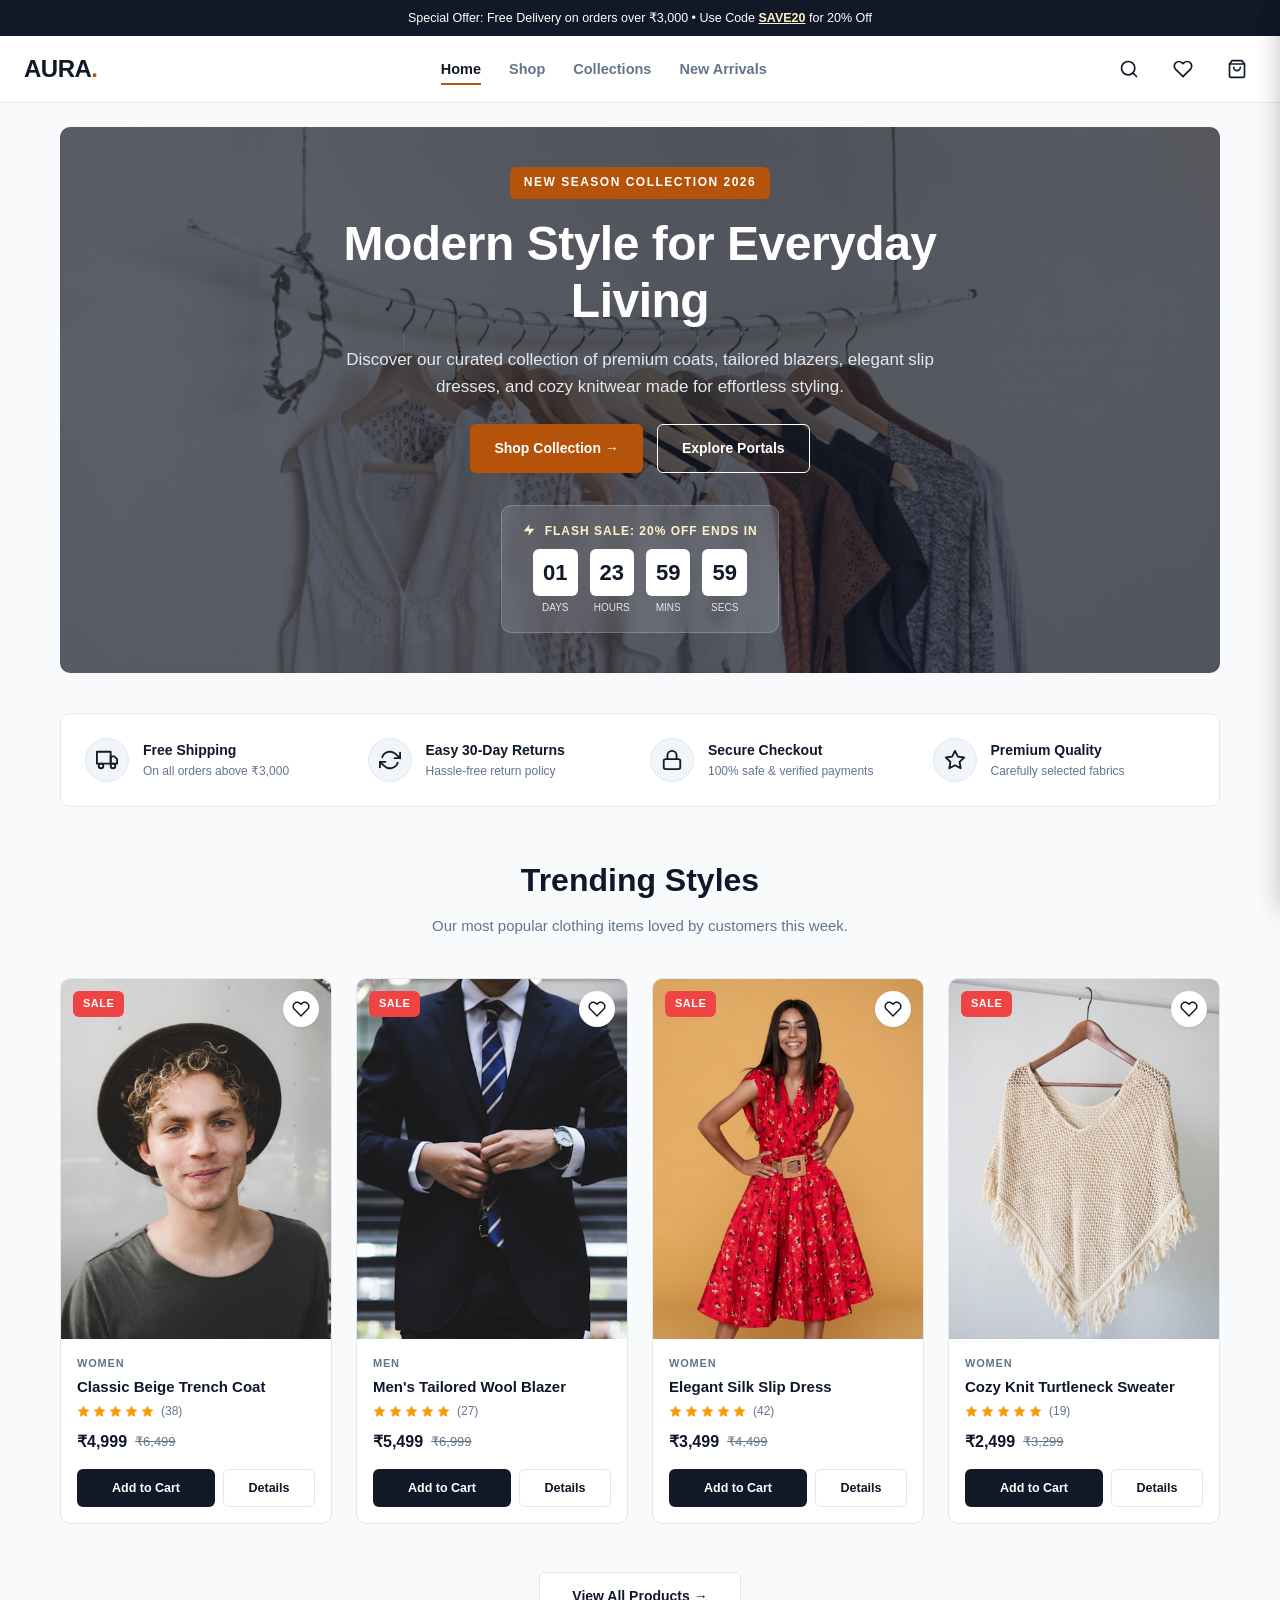
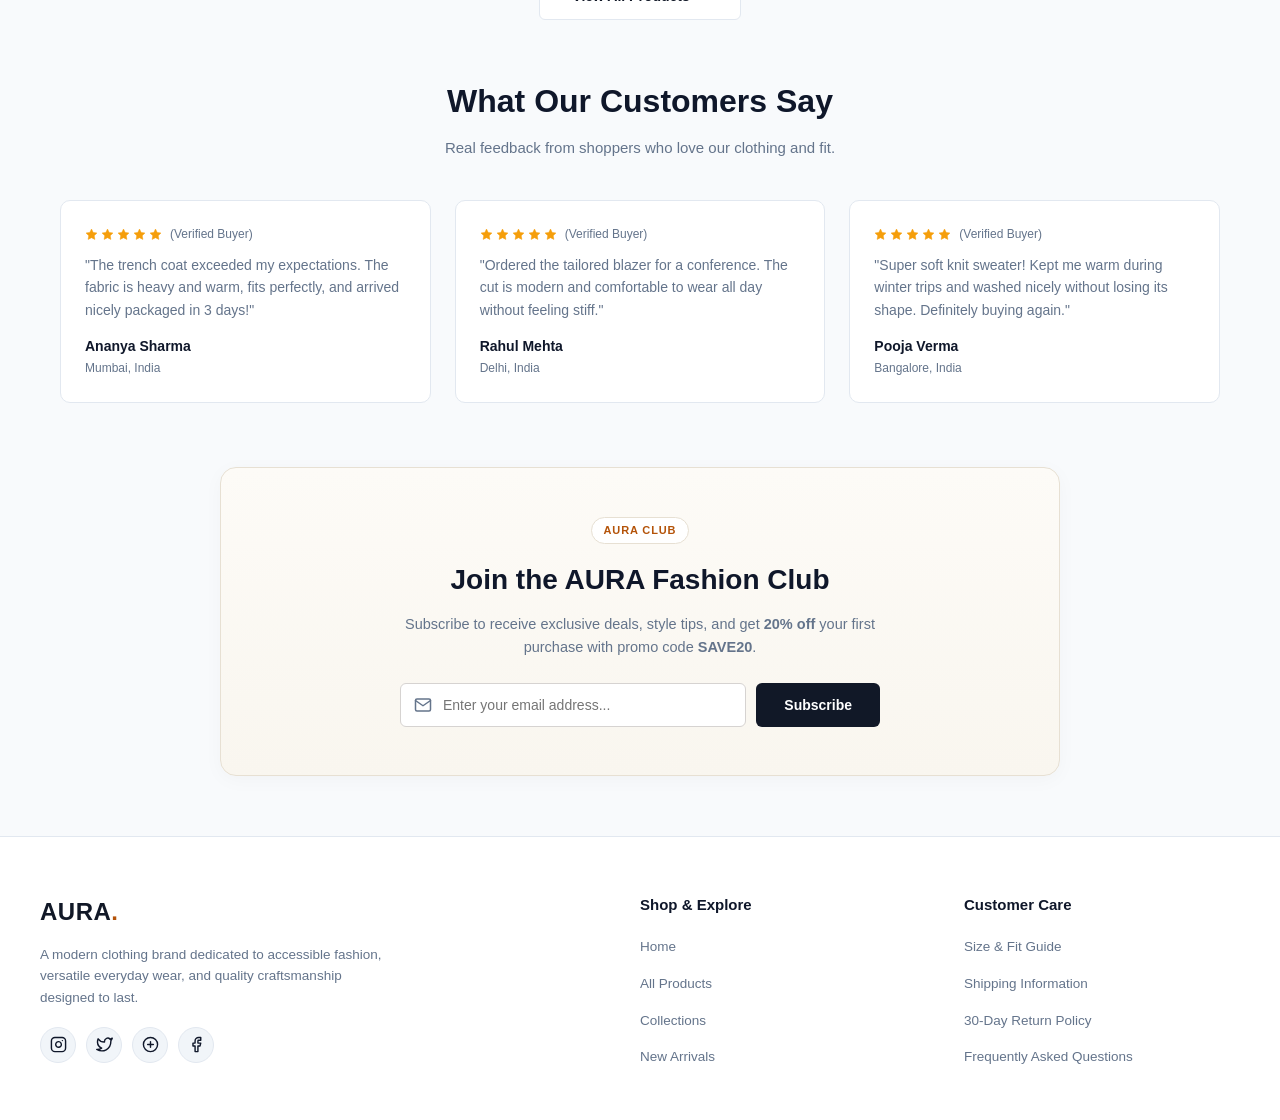
<file: index.html>
<!DOCTYPE html>
<html lang="en">
<head>
  <meta charset="UTF-8" />
  <meta name="viewport" content="width=device-width, initial-scale=1.0" />
  <title>AURA — Modern Fashion &amp; Clothing Brand</title>
  <meta name="description" content="Shop modern fashion, jackets, blazers, knitwear, and dresses at AURA Clothing Brand." />
  <link rel="stylesheet" href="css/style.css" />
</head>
<body>

  <!-- Top Announcement Promo Bar -->
  <div class="promo-bar">
    Special Offer: Free Delivery on orders over ₹3,000 • Use Code <span>SAVE20</span> for 20% Off
  </div>

  <!-- Main Navigation Bar -->
  <header class="navbar">
    <a href="index.html" class="logo">AURA<span>.</span></a>
    
    <!-- Mobile Hamburger Toggle Button -->
    <button class="hamburger-btn" id="hamburger-btn" onclick="toggleMobileMenu()" aria-label="Toggle Navigation Menu">
      <span></span>
      <span></span>
      <span></span>
    </button>

    <!-- Nav Links (Desktop row / Mobile slide-out drawer) -->
    <nav class="nav-links" id="nav-links">
      <a href="index.html" class="active">Home</a>
      <a href="shop.html">Shop</a>
      <a href="collections.html">Collections</a>
      <a href="shop.html?category=new-arrivals">New Arrivals</a>
    </nav>

    <!-- Header Action Icons -->
    <div class="nav-actions">
      <!-- Search Modal Trigger -->
      <button class="nav-icon-btn" onclick="openSearch()" aria-label="Search Products" title="Search (Press /)">
        <svg viewBox="0 0 24 24" fill="none" stroke="currentColor" stroke-width="2" stroke-linecap="round" stroke-linejoin="round">
          <circle cx="11" cy="11" r="8"></circle>
          <line x1="21" y1="21" x2="16.65" y2="16.65"></line>
        </svg>
      </button>

      <!-- Wishlist Drawer Trigger -->
      <button class="nav-icon-btn" onclick="openWishlist()" aria-label="View Wishlist">
        <svg viewBox="0 0 24 24" fill="none" stroke="currentColor" stroke-width="2" stroke-linecap="round" stroke-linejoin="round">
          <path d="M20.84 4.61a5.5 5.5 0 0 0-7.78 0L12 5.67l-1.06-1.06a5.5 5.5 0 0 0-7.78 7.78l1.06 1.06L12 21.23l7.78-7.78 1.06-1.06a5.5 5.5 0 0 0 0-7.78z"></path>
        </svg>
        <span class="nav-badge" id="wishlist-badge">0</span>
      </button>

      <!-- Shopping Cart Drawer Trigger -->
      <button class="nav-icon-btn" onclick="openCart()" aria-label="View Shopping Cart">
        <svg viewBox="0 0 24 24" fill="none" stroke="currentColor" stroke-width="2" stroke-linecap="round" stroke-linejoin="round">
          <path d="M6 2L3 6v14a2 2 0 0 0 2 2h14a2 2 0 0 0 2-2V6l-3-4z"></path>
          <line x1="3" y1="6" x2="21" y2="6"></line>
          <path d="M16 10a4 4 0 0 1-8 0"></path>
        </svg>
        <span class="nav-badge" id="cart-badge">0</span>
      </button>
    </div>
  </header>

  <!-- Mobile Navigation Backdrop -->
  <div class="nav-backdrop" id="nav-backdrop" onclick="closeMobileMenu()"></div>

  <!-- Page Content Container -->
  <main class="container">
    
    <!-- Hero Banner with Promotional Offer & Countdown Timer -->
    <section class="hero-section">
      <div class="hero-content">
        <span class="hero-eyebrow">New Season Collection 2026</span>
        <h1 class="hero-title">Modern Style for Everyday Living</h1>
        <p class="hero-subtitle">
          Discover our curated collection of premium coats, tailored blazers, elegant slip dresses, and cozy knitwear made for effortless styling.
        </p>
        
        <div class="hero-actions">
          <a href="shop.html" class="btn btn-primary">Shop Collection →</a>
          <a href="collections.html" class="btn btn-secondary">Explore Portals</a>
        </div>

        <!-- Promotional Flash Sale Countdown Timer -->
        <div class="countdown-box">
          <span class="cd-label">
            <svg width="14" height="14" viewBox="0 0 24 24" fill="currentColor" style="display:inline-block; vertical-align:-2px; margin-right:4px;"><polygon points="13 2 3 14 12 14 11 22 21 10 12 10 13 2"></polygon></svg>
            Flash Sale: 20% Off Ends In
          </span>
          <div class="countdown-grid">
            <div class="countdown-item">
              <strong id="cd-days">02</strong>
              <small>Days</small>
            </div>
            <div class="countdown-item">
              <strong id="cd-hours">12</strong>
              <small>Hours</small>
            </div>
            <div class="countdown-item">
              <strong id="cd-mins">45</strong>
              <small>Mins</small>
            </div>
            <div class="countdown-item">
              <strong id="cd-secs">30</strong>
              <small>Secs</small>
            </div>
          </div>
        </div>
      </div>
    </section>

    <!-- Trust Badges Strip -->
    <section class="trust-strip">
      <div class="trust-item">
        <span class="trust-icon">
          <svg width="22" height="22" viewBox="0 0 24 24" fill="none" stroke="currentColor" stroke-width="2" stroke-linecap="round" stroke-linejoin="round">
            <rect x="1" y="3" width="15" height="13"></rect>
            <polygon points="16 8 20 8 23 11 23 16 16 16 16 8"></polygon>
            <circle cx="5.5" cy="18.5" r="2.5"></circle>
            <circle cx="18.5" cy="18.5" r="2.5"></circle>
          </svg>
        </span>
        <div class="trust-text">
          <h4>Free Shipping</h4>
          <p>On all orders above ₹3,000</p>
        </div>
      </div>
      <div class="trust-item">
        <span class="trust-icon">
          <svg width="22" height="22" viewBox="0 0 24 24" fill="none" stroke="currentColor" stroke-width="2" stroke-linecap="round" stroke-linejoin="round">
            <polyline points="23 4 23 10 17 10"></polyline>
            <polyline points="1 20 1 14 7 14"></polyline>
            <path d="M3.51 9a9 9 0 0 1 14.85-3.36L23 10M1 14l4.64 4.36A9 9 0 0 0 20.49 15"></path>
          </svg>
        </span>
        <div class="trust-text">
          <h4>Easy 30-Day Returns</h4>
          <p>Hassle-free return policy</p>
        </div>
      </div>
      <div class="trust-item">
        <span class="trust-icon">
          <svg width="22" height="22" viewBox="0 0 24 24" fill="none" stroke="currentColor" stroke-width="2" stroke-linecap="round" stroke-linejoin="round">
            <rect x="3" y="11" width="18" height="11" rx="2" ry="2"></rect>
            <path d="M7 11V7a5 5 0 0 1 10 0v4"></path>
          </svg>
        </span>
        <div class="trust-text">
          <h4>Secure Checkout</h4>
          <p>100% safe &amp; verified payments</p>
        </div>
      </div>
      <div class="trust-item">
        <span class="trust-icon">
          <svg width="22" height="22" viewBox="0 0 24 24" fill="none" stroke="currentColor" stroke-width="2" stroke-linecap="round" stroke-linejoin="round">
            <polygon points="12 2 15.09 8.26 22 9.27 17 14.14 18.18 21.02 12 17.77 5.82 21.02 7 14.14 2 9.27 8.91 8.26 12 2"></polygon>
          </svg>
        </span>
        <div class="trust-text">
          <h4>Premium Quality</h4>
          <p>Carefully selected fabrics</p>
        </div>
      </div>
    </section>

    <!-- Featured Products Section -->
    <section style="margin-bottom: 56px;">
      <div class="section-header">
        <h2>Trending Styles</h2>
        <p>Our most popular clothing items loved by customers this week.</p>
      </div>

      <!-- Rendered dynamically by js/main.js -->
      <div class="products-grid" id="home-products"></div>

      <div style="text-align: center;">
        <a href="shop.html" class="btn btn-secondary" style="padding: 12px 32px;">
          View All Products →
        </a>
      </div>
    </section>

    <!-- Customer Reviews / Testimonials Section -->
    <section style="margin-bottom: 56px;">
      <div class="section-header">
        <h2>What Our Customers Say</h2>
        <p>Real feedback from shoppers who love our clothing and fit.</p>
      </div>

      <div style="display: grid; grid-template-columns: repeat(auto-fit, minmax(280px, 1fr)); gap: 24px;">
        <div style="background: #ffffff; border: 1px solid var(--border-color); border-radius: var(--radius-md); padding: 24px;">
          <div style="display: flex; align-items: center; gap: 3px; margin-bottom: 10px;">
            <svg class="star-icon" width="13" height="13" viewBox="0 0 24 24" fill="#f59e0b" stroke="#f59e0b" stroke-width="1"><polygon points="12 2 15.09 8.26 22 9.27 17 14.14 18.18 21.02 12 17.77 5.82 21.02 7 14.14 2 9.27 8.91 8.26 12 2"></polygon></svg>
            <svg class="star-icon" width="13" height="13" viewBox="0 0 24 24" fill="#f59e0b" stroke="#f59e0b" stroke-width="1"><polygon points="12 2 15.09 8.26 22 9.27 17 14.14 18.18 21.02 12 17.77 5.82 21.02 7 14.14 2 9.27 8.91 8.26 12 2"></polygon></svg>
            <svg class="star-icon" width="13" height="13" viewBox="0 0 24 24" fill="#f59e0b" stroke="#f59e0b" stroke-width="1"><polygon points="12 2 15.09 8.26 22 9.27 17 14.14 18.18 21.02 12 17.77 5.82 21.02 7 14.14 2 9.27 8.91 8.26 12 2"></polygon></svg>
            <svg class="star-icon" width="13" height="13" viewBox="0 0 24 24" fill="#f59e0b" stroke="#f59e0b" stroke-width="1"><polygon points="12 2 15.09 8.26 22 9.27 17 14.14 18.18 21.02 12 17.77 5.82 21.02 7 14.14 2 9.27 8.91 8.26 12 2"></polygon></svg>
            <svg class="star-icon" width="13" height="13" viewBox="0 0 24 24" fill="#f59e0b" stroke="#f59e0b" stroke-width="1"><polygon points="12 2 15.09 8.26 22 9.27 17 14.14 18.18 21.02 12 17.77 5.82 21.02 7 14.14 2 9.27 8.91 8.26 12 2"></polygon></svg>
            <span style="color: var(--text-muted); font-size: 12px; margin-left: 5px;">(Verified Buyer)</span>
          </div>
          <p style="color: var(--text-muted); font-size: 14px; margin-bottom: 12px; line-height: 1.6;">
            "The trench coat exceeded my expectations. The fabric is heavy and warm, fits perfectly, and arrived nicely packaged in 3 days!"
          </p>
          <strong style="font-size: 14px;">Ananya Sharma</strong>
          <div style="font-size: 12px; color: var(--text-muted);">Mumbai, India</div>
        </div>

        <div style="background: #ffffff; border: 1px solid var(--border-color); border-radius: var(--radius-md); padding: 24px;">
          <div style="display: flex; align-items: center; gap: 3px; margin-bottom: 10px;">
            <svg class="star-icon" width="13" height="13" viewBox="0 0 24 24" fill="#f59e0b" stroke="#f59e0b" stroke-width="1"><polygon points="12 2 15.09 8.26 22 9.27 17 14.14 18.18 21.02 12 17.77 5.82 21.02 7 14.14 2 9.27 8.91 8.26 12 2"></polygon></svg>
            <svg class="star-icon" width="13" height="13" viewBox="0 0 24 24" fill="#f59e0b" stroke="#f59e0b" stroke-width="1"><polygon points="12 2 15.09 8.26 22 9.27 17 14.14 18.18 21.02 12 17.77 5.82 21.02 7 14.14 2 9.27 8.91 8.26 12 2"></polygon></svg>
            <svg class="star-icon" width="13" height="13" viewBox="0 0 24 24" fill="#f59e0b" stroke="#f59e0b" stroke-width="1"><polygon points="12 2 15.09 8.26 22 9.27 17 14.14 18.18 21.02 12 17.77 5.82 21.02 7 14.14 2 9.27 8.91 8.26 12 2"></polygon></svg>
            <svg class="star-icon" width="13" height="13" viewBox="0 0 24 24" fill="#f59e0b" stroke="#f59e0b" stroke-width="1"><polygon points="12 2 15.09 8.26 22 9.27 17 14.14 18.18 21.02 12 17.77 5.82 21.02 7 14.14 2 9.27 8.91 8.26 12 2"></polygon></svg>
            <svg class="star-icon" width="13" height="13" viewBox="0 0 24 24" fill="#f59e0b" stroke="#f59e0b" stroke-width="1"><polygon points="12 2 15.09 8.26 22 9.27 17 14.14 18.18 21.02 12 17.77 5.82 21.02 7 14.14 2 9.27 8.91 8.26 12 2"></polygon></svg>
            <span style="color: var(--text-muted); font-size: 12px; margin-left: 5px;">(Verified Buyer)</span>
          </div>
          <p style="color: var(--text-muted); font-size: 14px; margin-bottom: 12px; line-height: 1.6;">
            "Ordered the tailored blazer for a conference. The cut is modern and comfortable to wear all day without feeling stiff."
          </p>
          <strong style="font-size: 14px;">Rahul Mehta</strong>
          <div style="font-size: 12px; color: var(--text-muted);">Delhi, India</div>
        </div>

        <div style="background: #ffffff; border: 1px solid var(--border-color); border-radius: var(--radius-md); padding: 24px;">
          <div style="display: flex; align-items: center; gap: 3px; margin-bottom: 10px;">
            <svg class="star-icon" width="13" height="13" viewBox="0 0 24 24" fill="#f59e0b" stroke="#f59e0b" stroke-width="1"><polygon points="12 2 15.09 8.26 22 9.27 17 14.14 18.18 21.02 12 17.77 5.82 21.02 7 14.14 2 9.27 8.91 8.26 12 2"></polygon></svg>
            <svg class="star-icon" width="13" height="13" viewBox="0 0 24 24" fill="#f59e0b" stroke="#f59e0b" stroke-width="1"><polygon points="12 2 15.09 8.26 22 9.27 17 14.14 18.18 21.02 12 17.77 5.82 21.02 7 14.14 2 9.27 8.91 8.26 12 2"></polygon></svg>
            <svg class="star-icon" width="13" height="13" viewBox="0 0 24 24" fill="#f59e0b" stroke="#f59e0b" stroke-width="1"><polygon points="12 2 15.09 8.26 22 9.27 17 14.14 18.18 21.02 12 17.77 5.82 21.02 7 14.14 2 9.27 8.91 8.26 12 2"></polygon></svg>
            <svg class="star-icon" width="13" height="13" viewBox="0 0 24 24" fill="#f59e0b" stroke="#f59e0b" stroke-width="1"><polygon points="12 2 15.09 8.26 22 9.27 17 14.14 18.18 21.02 12 17.77 5.82 21.02 7 14.14 2 9.27 8.91 8.26 12 2"></polygon></svg>
            <svg class="star-icon" width="13" height="13" viewBox="0 0 24 24" fill="#f59e0b" stroke="#f59e0b" stroke-width="1"><polygon points="12 2 15.09 8.26 22 9.27 17 14.14 18.18 21.02 12 17.77 5.82 21.02 7 14.14 2 9.27 8.91 8.26 12 2"></polygon></svg>
            <span style="color: var(--text-muted); font-size: 12px; margin-left: 5px;">(Verified Buyer)</span>
          </div>
          <p style="color: var(--text-muted); font-size: 14px; margin-bottom: 12px; line-height: 1.6;">
            "Super soft knit sweater! Kept me warm during winter trips and washed nicely without losing its shape. Definitely buying again."
          </p>
          <strong style="font-size: 14px;">Pooja Verma</strong>
          <div style="font-size: 12px; color: var(--text-muted);">Bangalore, India</div>
        </div>
      </div>
    </section>

    <!-- Modern Newsletter Card Section -->
    <section class="newsletter-section">
      <div class="newsletter-card">
        <span class="newsletter-badge">AURA Club</span>
        <h2>Join the AURA Fashion Club</h2>
        <p>
          Subscribe to receive exclusive deals, style tips, and get <strong>20% off</strong> your first purchase with promo code <strong>SAVE20</strong>.
        </p>
        
        <form onsubmit="subscribeNewsletter(event)" class="newsletter-form">
          <div class="newsletter-input-group">
            <svg class="newsletter-mail-icon" width="18" height="18" viewBox="0 0 24 24" fill="none" stroke="currentColor" stroke-width="2" stroke-linecap="round" stroke-linejoin="round">
              <path d="M4 4h16c1.1 0 2 .9 2 2v12c0 1.1-.9 2-2 2H4c-1.1 0-2-.9-2-2V6c0-1.1.9-2 2-2z"></path>
              <polyline points="22,6 12,13 2,6"></polyline>
            </svg>
            <input type="email" placeholder="Enter your email address..." required aria-label="Email address" />
          </div>
          <button type="submit" class="btn btn-primary" style="padding: 12px 28px;">Subscribe</button>
        </form>
      </div>
    </section>

  </main>

  <!-- Site Footer -->
  <footer class="site-footer">
    <div class="footer-content">
      <div class="footer-col footer-brand-col">
        <a href="index.html" class="footer-logo">AURA<span>.</span></a>
        <p>
          A modern clothing brand dedicated to accessible fashion, versatile everyday wear, and quality craftsmanship designed to last.
        </p>
        <div class="footer-social-links">
          <a href="#" aria-label="Instagram" class="social-link">
            <svg width="17" height="17" viewBox="0 0 24 24" fill="none" stroke="currentColor" stroke-width="2" stroke-linecap="round" stroke-linejoin="round"><rect x="2" y="2" width="20" height="20" rx="5" ry="5"></rect><path d="M16 11.37A4 4 0 1 1 12.63 8 4 4 0 0 1 16 11.37z"></path><line x1="17.5" y1="6.5" x2="17.51" y2="6.5"></line></svg>
          </a>
          <a href="#" aria-label="Twitter / X" class="social-link">
            <svg width="17" height="17" viewBox="0 0 24 24" fill="none" stroke="currentColor" stroke-width="2" stroke-linecap="round" stroke-linejoin="round"><path d="M23 3a10.9 10.9 0 0 1-3.14 1.53 4.48 4.48 0 0 0-7.86 3v1A10.66 10.66 0 0 1 3 4s-4 9 5 13a11.64 11.64 0 0 1-7 2c9 5 20 0 20-11.5a4.5 4.5 0 0 0-.08-.83A7.72 7.72 0 0 0 23 3z"></path></svg>
          </a>
          <a href="#" aria-label="Pinterest" class="social-link">
            <svg width="17" height="17" viewBox="0 0 24 24" fill="none" stroke="currentColor" stroke-width="2" stroke-linecap="round" stroke-linejoin="round"><line x1="12" y1="8" x2="12" y2="16"></line><line x1="8" y1="12" x2="16" y2="12"></line><circle cx="12" cy="12" r="10"></circle></svg>
          </a>
          <a href="#" aria-label="Facebook" class="social-link">
            <svg width="17" height="17" viewBox="0 0 24 24" fill="none" stroke="currentColor" stroke-width="2" stroke-linecap="round" stroke-linejoin="round"><path d="M18 2h-3a5 5 0 0 0-5 5v3H7v4h3v8h4v-8h3l1-4h-4V7a1 1 0 0 1 1-1h3z"></path></svg>
          </a>
        </div>
      </div>

      <div class="footer-col">
        <h4>Shop &amp; Explore</h4>
        <ul class="footer-links">
          <li><a href="index.html">Home</a></li>
          <li><a href="shop.html">All Products</a></li>
          <li><a href="collections.html">Collections</a></li>
          <li><a href="shop.html?category=new-arrivals">New Arrivals</a></li>
        </ul>
      </div>

      <div class="footer-col">
        <h4>Customer Care</h4>
        <ul class="footer-links">
          <li><a href="javascript:void(0)" onclick="openSizeGuide()">Size &amp; Fit Guide</a></li>
          <li><a href="javascript:void(0)" onclick="openShippingInfo()">Shipping Information</a></li>
          <li><a href="javascript:void(0)" onclick="openReturnPolicy()">30-Day Return Policy</a></li>
          <li><a href="javascript:void(0)" onclick="openFaqModal()">Frequently Asked Questions</a></li>
        </ul>
      </div>
    </div>
  </footer>

  <!-- Slide-out Shopping Cart Drawer -->
  <div class="drawer-backdrop" id="drawer-backdrop" onclick="closeCart()"></div>
  <aside class="cart-drawer" id="cart-drawer" aria-label="Shopping Cart">
    <div class="drawer-header">
      <h3>Shopping Cart</h3>
      <button class="drawer-close-btn" onclick="closeCart()" aria-label="Close Shopping Cart">&times;</button>
    </div>
    <div class="drawer-body">
      <div id="cart-shipping-notice"></div>
      <div id="cart-items-list"></div>
    </div>
    <div class="drawer-footer" id="cart-drawer-footer">
      <div id="cart-promo-wrapper"></div>
      <div id="cart-breakdown"></div>
      <div class="cart-total-row">
        <span>Total:</span>
        <span id="cart-total-price">₹0</span>
      </div>
      <button class="btn btn-primary btn-checkout" onclick="checkout()">Proceed to Checkout</button>
    </div>
  </aside>

  <!-- Slide-out Wishlist Drawer -->
  <div class="drawer-backdrop" id="wishlist-backdrop" onclick="closeWishlist()"></div>
  <aside class="wishlist-drawer" id="wishlist-drawer" aria-label="Wishlist Drawer">
    <div class="drawer-header">
      <h3>My Saved Wishlist</h3>
      <button class="drawer-close-btn" onclick="closeWishlist()" aria-label="Close Wishlist">&times;</button>
    </div>
    <div class="drawer-body" id="wishlist-items-list"></div>
  </aside>

  <!-- Interactive Search Modal -->
  <div class="search-modal-backdrop" id="search-modal-backdrop">
    <div class="search-modal-box">
      <div class="search-modal-header">
        <svg width="20" height="20" viewBox="0 0 24 24" fill="none" stroke="currentColor" stroke-width="2" stroke-linecap="round" stroke-linejoin="round">
          <circle cx="11" cy="11" r="8"></circle>
          <line x1="21" y1="21" x2="16.65" y2="16.65"></line>
        </svg>
        <input type="text" class="search-modal-input" id="search-modal-input" placeholder="Search jackets, shirts, dresses, blazers..." aria-label="Search Catalog" />
        <button class="drawer-close-btn" onclick="closeSearch()" aria-label="Close Search">&times;</button>
      </div>
      <div id="search-modal-results"></div>
      <div style="display: flex; justify-content: space-between; font-size: 12px; color: var(--text-muted); margin-top: 14px; padding-top: 10px; border-top: 1px solid var(--border-color);">
        <span>Press <strong>ESC</strong> to close</span>
        <span>Type to filter instantly</span>
      </div>
    </div>
  </div>

  <!-- Quick View Modal -->
  <div class="quick-view-backdrop" id="quick-view-backdrop">
    <div class="quick-view-modal-box">
      <button class="quick-view-close" onclick="closeQuickView()" aria-label="Close Quick View">&times;</button>
      <div id="quick-view-content"></div>
    </div>
  </div>

  <!-- Size Guide Modal -->
  <div class="size-modal-backdrop" id="size-modal-backdrop">
    <div class="size-modal-box">
      <div style="display: flex; justify-content: space-between; align-items: center; margin-bottom: 16px;">
        <h3 style="font-size: 18px;">Size &amp; Fit Guide</h3>
        <button class="drawer-close-btn" onclick="closeSizeGuide()" aria-label="Close Size Guide">&times;</button>
      </div>
      <p style="font-size: 13.5px; color: var(--text-muted); margin-bottom: 14px;">
        Use this standard sizing chart to find your ideal fit. Measurements are in inches.
      </p>
      <table class="size-table">
        <thead>
          <tr>
            <th>Size</th>
            <th>Chest / Bust</th>
            <th>Waist</th>
            <th>Hips</th>
          </tr>
        </thead>
        <tbody>
          <tr>
            <td><strong>XS</strong></td>
            <td>32 – 34"</td>
            <td>24 – 26"</td>
            <td>34 – 36"</td>
          </tr>
          <tr>
            <td><strong>S</strong></td>
            <td>35 – 37"</td>
            <td>27 – 29"</td>
            <td>37 – 39"</td>
          </tr>
          <tr>
            <td><strong>M</strong></td>
            <td>38 – 40"</td>
            <td>30 – 32"</td>
            <td>40 – 42"</td>
          </tr>
          <tr>
            <td><strong>L</strong></td>
            <td>41 – 43"</td>
            <td>33 – 35"</td>
            <td>43 – 45"</td>
          </tr>
          <tr>
            <td><strong>XL</strong></td>
            <td>44 – 46"</td>
            <td>36 – 38"</td>
            <td>46 – 48"</td>
          </tr>
        </tbody>
      </table>
    </div>
  </div>

  <!-- Toast Notification Container -->
  <div class="toast-container" id="toast-container"></div>

  <!-- JavaScript Files -->
  <script src="js/products.js"></script>
  <script src="js/main.js"></script>
</body>
</html>
</file>
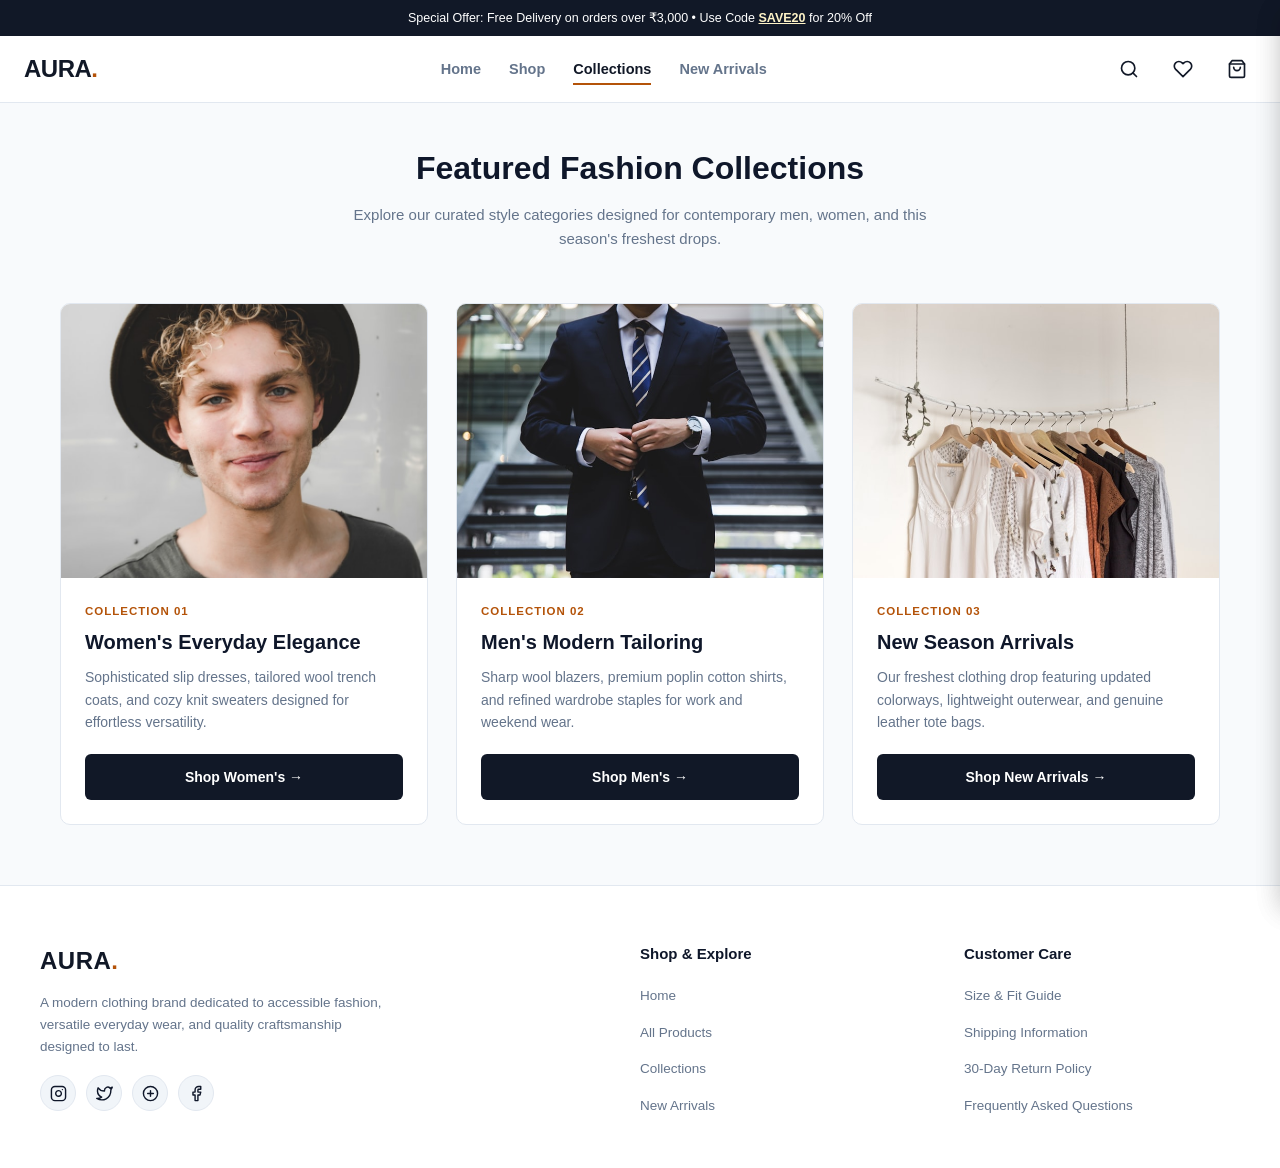
<file: collections.html>
<!DOCTYPE html>
<html lang="en">
<head>
  <meta charset="UTF-8" />
  <meta name="viewport" content="width=device-width, initial-scale=1.0" />
  <title>Curated Collections — AURA</title>
  <meta name="description" content="Explore AURA curated fashion collections for Women, Men, and New Arrivals." />
  <link rel="stylesheet" href="css/style.css" />
</head>
<body>

  <!-- Top Announcement Promo Bar -->
  <div class="promo-bar">
    Special Offer: Free Delivery on orders over ₹3,000 • Use Code <span>SAVE20</span> for 20% Off
  </div>

  <!-- Navigation Bar -->
  <header class="navbar">
    <a href="index.html" class="logo">AURA<span>.</span></a>
    
    <!-- Mobile Hamburger Button -->
    <button class="hamburger-btn" id="hamburger-btn" onclick="toggleMobileMenu()" aria-label="Toggle Navigation Menu">
      <span></span>
      <span></span>
      <span></span>
    </button>

    <!-- Nav Links -->
    <nav class="nav-links" id="nav-links">
      <a href="index.html">Home</a>
      <a href="shop.html">Shop</a>
      <a href="collections.html" class="active">Collections</a>
      <a href="shop.html?category=new-arrivals">New Arrivals</a>
    </nav>

    <!-- Header Actions -->
    <div class="nav-actions">
      <!-- Search Trigger -->
      <button class="nav-icon-btn" onclick="openSearch()" aria-label="Search Products" title="Search (Press /)">
        <svg viewBox="0 0 24 24" fill="none" stroke="currentColor" stroke-width="2" stroke-linecap="round" stroke-linejoin="round">
          <circle cx="11" cy="11" r="8"></circle>
          <line x1="21" y1="21" x2="16.65" y2="16.65"></line>
        </svg>
      </button>

      <!-- Wishlist Trigger -->
      <button class="nav-icon-btn" onclick="openWishlist()" aria-label="View Wishlist">
        <svg viewBox="0 0 24 24" fill="none" stroke="currentColor" stroke-width="2" stroke-linecap="round" stroke-linejoin="round">
          <path d="M20.84 4.61a5.5 5.5 0 0 0-7.78 0L12 5.67l-1.06-1.06a5.5 5.5 0 0 0-7.78 7.78l1.06 1.06L12 21.23l7.78-7.78 1.06-1.06a5.5 5.5 0 0 0 0-7.78z"></path>
        </svg>
        <span class="nav-badge" id="wishlist-badge">0</span>
      </button>

      <!-- Cart Trigger -->
      <button class="nav-icon-btn" onclick="openCart()" aria-label="View Shopping Cart">
        <svg viewBox="0 0 24 24" fill="none" stroke="currentColor" stroke-width="2" stroke-linecap="round" stroke-linejoin="round">
          <path d="M6 2L3 6v14a2 2 0 0 0 2 2h14a2 2 0 0 0 2-2V6l-3-4z"></path>
          <line x1="3" y1="6" x2="21" y2="6"></line>
          <path d="M16 10a4 4 0 0 1-8 0"></path>
        </svg>
        <span class="nav-badge" id="cart-badge">0</span>
      </button>
    </div>
  </header>

  <!-- Mobile Nav Backdrop -->
  <div class="nav-backdrop" id="nav-backdrop" onclick="closeMobileMenu()"></div>

  <!-- Main Content Container -->
  <main class="container">
    
    <div style="text-align: center; padding: 40px 0 20px;">
      <h1 style="font-size: 32px; font-weight: 800; color: var(--text-dark); margin-bottom: 8px;">Featured Fashion Collections</h1>
      <p style="color: var(--text-muted); font-size: 15px; max-width: 600px; margin: 0 auto;">
        Explore our curated style categories designed for contemporary men, women, and this season's freshest drops.
      </p>
    </div>

    <!-- 3 Collection Cards Grid -->
    <div class="collections-grid">
      
      <!-- Card 1: Women's Collection -->
      <div class="collection-card">
        <div class="collection-img-wrap">
          <img src="assets/images/collections/women.jpg" alt="Women's Collection" />
        </div>
        <div class="collection-info">
          <span style="font-size: 11.5px; font-weight: 700; color: var(--accent); letter-spacing: 1px; text-transform: uppercase; margin-bottom: 6px;">COLLECTION 01</span>
          <h3>Women's Everyday Elegance</h3>
          <p>Sophisticated slip dresses, tailored wool trench coats, and cozy knit sweaters designed for effortless versatility.</p>
          <a href="shop.html?category=women" class="btn btn-primary" style="width: 100%;">Shop Women's →</a>
        </div>
      </div>

      <!-- Card 2: Men's Collection -->
      <div class="collection-card">
        <div class="collection-img-wrap">
          <img src="assets/images/collections/men.jpg" alt="Men's Collection" />
        </div>
        <div class="collection-info">
          <span style="font-size: 11.5px; font-weight: 700; color: var(--accent); letter-spacing: 1px; text-transform: uppercase; margin-bottom: 6px;">COLLECTION 02</span>
          <h3>Men's Modern Tailoring</h3>
          <p>Sharp wool blazers, premium poplin cotton shirts, and refined wardrobe staples for work and weekend wear.</p>
          <a href="shop.html?category=men" class="btn btn-primary" style="width: 100%;">Shop Men's →</a>
        </div>
      </div>

      <!-- Card 3: New Arrivals Drop -->
      <div class="collection-card">
        <div class="collection-img-wrap">
          <img src="assets/images/collections/new-arrivals.jpg" alt="New Arrivals Season Drop" />
        </div>
        <div class="collection-info">
          <span style="font-size: 11.5px; font-weight: 700; color: var(--accent); letter-spacing: 1px; text-transform: uppercase; margin-bottom: 6px;">COLLECTION 03</span>
          <h3>New Season Arrivals</h3>
          <p>Our freshest clothing drop featuring updated colorways, lightweight outerwear, and genuine leather tote bags.</p>
          <a href="shop.html?category=new-arrivals" class="btn btn-primary" style="width: 100%;">Shop New Arrivals →</a>
        </div>
      </div>

    </div>

  </main>

  <!-- Site Footer -->
  <footer class="site-footer">
    <div class="footer-content">
      <div class="footer-col footer-brand-col">
        <a href="index.html" class="footer-logo">AURA<span>.</span></a>
        <p>
          A modern clothing brand dedicated to accessible fashion, versatile everyday wear, and quality craftsmanship designed to last.
        </p>
        <div class="footer-social-links">
          <a href="#" aria-label="Instagram" class="social-link">
            <svg width="17" height="17" viewBox="0 0 24 24" fill="none" stroke="currentColor" stroke-width="2" stroke-linecap="round" stroke-linejoin="round"><rect x="2" y="2" width="20" height="20" rx="5" ry="5"></rect><path d="M16 11.37A4 4 0 1 1 12.63 8 4 4 0 0 1 16 11.37z"></path><line x1="17.5" y1="6.5" x2="17.51" y2="6.5"></line></svg>
          </a>
          <a href="#" aria-label="Twitter / X" class="social-link">
            <svg width="17" height="17" viewBox="0 0 24 24" fill="none" stroke="currentColor" stroke-width="2" stroke-linecap="round" stroke-linejoin="round"><path d="M23 3a10.9 10.9 0 0 1-3.14 1.53 4.48 4.48 0 0 0-7.86 3v1A10.66 10.66 0 0 1 3 4s-4 9 5 13a11.64 11.64 0 0 1-7 2c9 5 20 0 20-11.5a4.5 4.5 0 0 0-.08-.83A7.72 7.72 0 0 0 23 3z"></path></svg>
          </a>
          <a href="#" aria-label="Pinterest" class="social-link">
            <svg width="17" height="17" viewBox="0 0 24 24" fill="none" stroke="currentColor" stroke-width="2" stroke-linecap="round" stroke-linejoin="round"><line x1="12" y1="8" x2="12" y2="16"></line><line x1="8" y1="12" x2="16" y2="12"></line><circle cx="12" cy="12" r="10"></circle></svg>
          </a>
          <a href="#" aria-label="Facebook" class="social-link">
            <svg width="17" height="17" viewBox="0 0 24 24" fill="none" stroke="currentColor" stroke-width="2" stroke-linecap="round" stroke-linejoin="round"><path d="M18 2h-3a5 5 0 0 0-5 5v3H7v4h3v8h4v-8h3l1-4h-4V7a1 1 0 0 1 1-1h3z"></path></svg>
          </a>
        </div>
      </div>

      <div class="footer-col">
        <h4>Shop &amp; Explore</h4>
        <ul class="footer-links">
          <li><a href="index.html">Home</a></li>
          <li><a href="shop.html">All Products</a></li>
          <li><a href="collections.html">Collections</a></li>
          <li><a href="shop.html?category=new-arrivals">New Arrivals</a></li>
        </ul>
      </div>

      <div class="footer-col">
        <h4>Customer Care</h4>
        <ul class="footer-links">
          <li><a href="javascript:void(0)" onclick="openSizeGuide()">Size &amp; Fit Guide</a></li>
          <li><a href="javascript:void(0)" onclick="openShippingInfo()">Shipping Information</a></li>
          <li><a href="javascript:void(0)" onclick="openReturnPolicy()">30-Day Return Policy</a></li>
          <li><a href="javascript:void(0)" onclick="openFaqModal()">Frequently Asked Questions</a></li>
        </ul>
      </div>
    </div>
  </footer>

  <!-- Slide-out Shopping Cart Drawer -->
  <div class="drawer-backdrop" id="drawer-backdrop" onclick="closeCart()"></div>
  <aside class="cart-drawer" id="cart-drawer" aria-label="Shopping Cart">
    <div class="drawer-header">
      <h3>Shopping Cart</h3>
      <button class="drawer-close-btn" onclick="closeCart()" aria-label="Close Shopping Cart">&times;</button>
    </div>
    <div class="drawer-body">
      <div id="cart-shipping-notice"></div>
      <div id="cart-items-list"></div>
    </div>
    <div class="drawer-footer" id="cart-drawer-footer">
      <div id="cart-promo-wrapper"></div>
      <div id="cart-breakdown"></div>
      <div class="cart-total-row">
        <span>Total:</span>
        <span id="cart-total-price">₹0</span>
      </div>
      <button class="btn btn-primary btn-checkout" onclick="checkout()">Proceed to Checkout</button>
    </div>
  </aside>

  <!-- Slide-out Wishlist Drawer -->
  <div class="drawer-backdrop" id="wishlist-backdrop" onclick="closeWishlist()"></div>
  <aside class="wishlist-drawer" id="wishlist-drawer" aria-label="Wishlist Drawer">
    <div class="drawer-header">
      <h3>My Saved Wishlist</h3>
      <button class="drawer-close-btn" onclick="closeWishlist()" aria-label="Close Wishlist">&times;</button>
    </div>
    <div class="drawer-body" id="wishlist-items-list"></div>
  </aside>

  <!-- Search Modal -->
  <div class="search-modal-backdrop" id="search-modal-backdrop">
    <div class="search-modal-box">
      <div class="search-modal-header">
        <svg width="20" height="20" viewBox="0 0 24 24" fill="none" stroke="currentColor" stroke-width="2" stroke-linecap="round" stroke-linejoin="round">
          <circle cx="11" cy="11" r="8"></circle>
          <line x1="21" y1="21" x2="16.65" y2="16.65"></line>
        </svg>
        <input type="text" class="search-modal-input" id="search-modal-input" placeholder="Search jackets, shirts, dresses, blazers..." aria-label="Search Catalog" />
        <button class="drawer-close-btn" onclick="closeSearch()" aria-label="Close Search">&times;</button>
      </div>
      <div id="search-modal-results"></div>
    </div>
  </div>

  <!-- Size Guide Modal -->
  <div class="size-modal-backdrop" id="size-modal-backdrop">
    <div class="size-modal-box">
      <div style="display: flex; justify-content: space-between; align-items: center; margin-bottom: 16px;">
        <h3 style="font-size: 18px;">Size &amp; Fit Guide</h3>
        <button class="drawer-close-btn" onclick="closeSizeGuide()" aria-label="Close Size Guide">&times;</button>
      </div>
      <p style="font-size: 13.5px; color: var(--text-muted); margin-bottom: 14px;">
        Use this sizing chart to find your best fit.
      </p>
      <table class="size-table">
        <thead>
          <tr>
            <th>Size</th>
            <th>Chest / Bust</th>
            <th>Waist</th>
            <th>Hips</th>
          </tr>
        </thead>
        <tbody>
          <tr>
            <td><strong>XS</strong></td>
            <td>32 – 34"</td>
            <td>24 – 26"</td>
            <td>34 – 36"</td>
          </tr>
          <tr>
            <td><strong>S</strong></td>
            <td>35 – 37"</td>
            <td>27 – 29"</td>
            <td>37 – 39"</td>
          </tr>
          <tr>
            <td><strong>M</strong></td>
            <td>38 – 40"</td>
            <td>30 – 32"</td>
            <td>40 – 42"</td>
          </tr>
          <tr>
            <td><strong>L</strong></td>
            <td>41 – 43"</td>
            <td>33 – 35"</td>
            <td>43 – 45"</td>
          </tr>
          <tr>
            <td><strong>XL</strong></td>
            <td>44 – 46"</td>
            <td>36 – 38"</td>
            <td>46 – 48"</td>
          </tr>
        </tbody>
      </table>
    </div>
  </div>

  <!-- Toast Notification Container -->
  <div class="toast-container" id="toast-container"></div>

  <!-- JavaScript Files -->
  <script src="js/products.js"></script>
  <script src="js/main.js"></script>
</body>
</html>
</file>
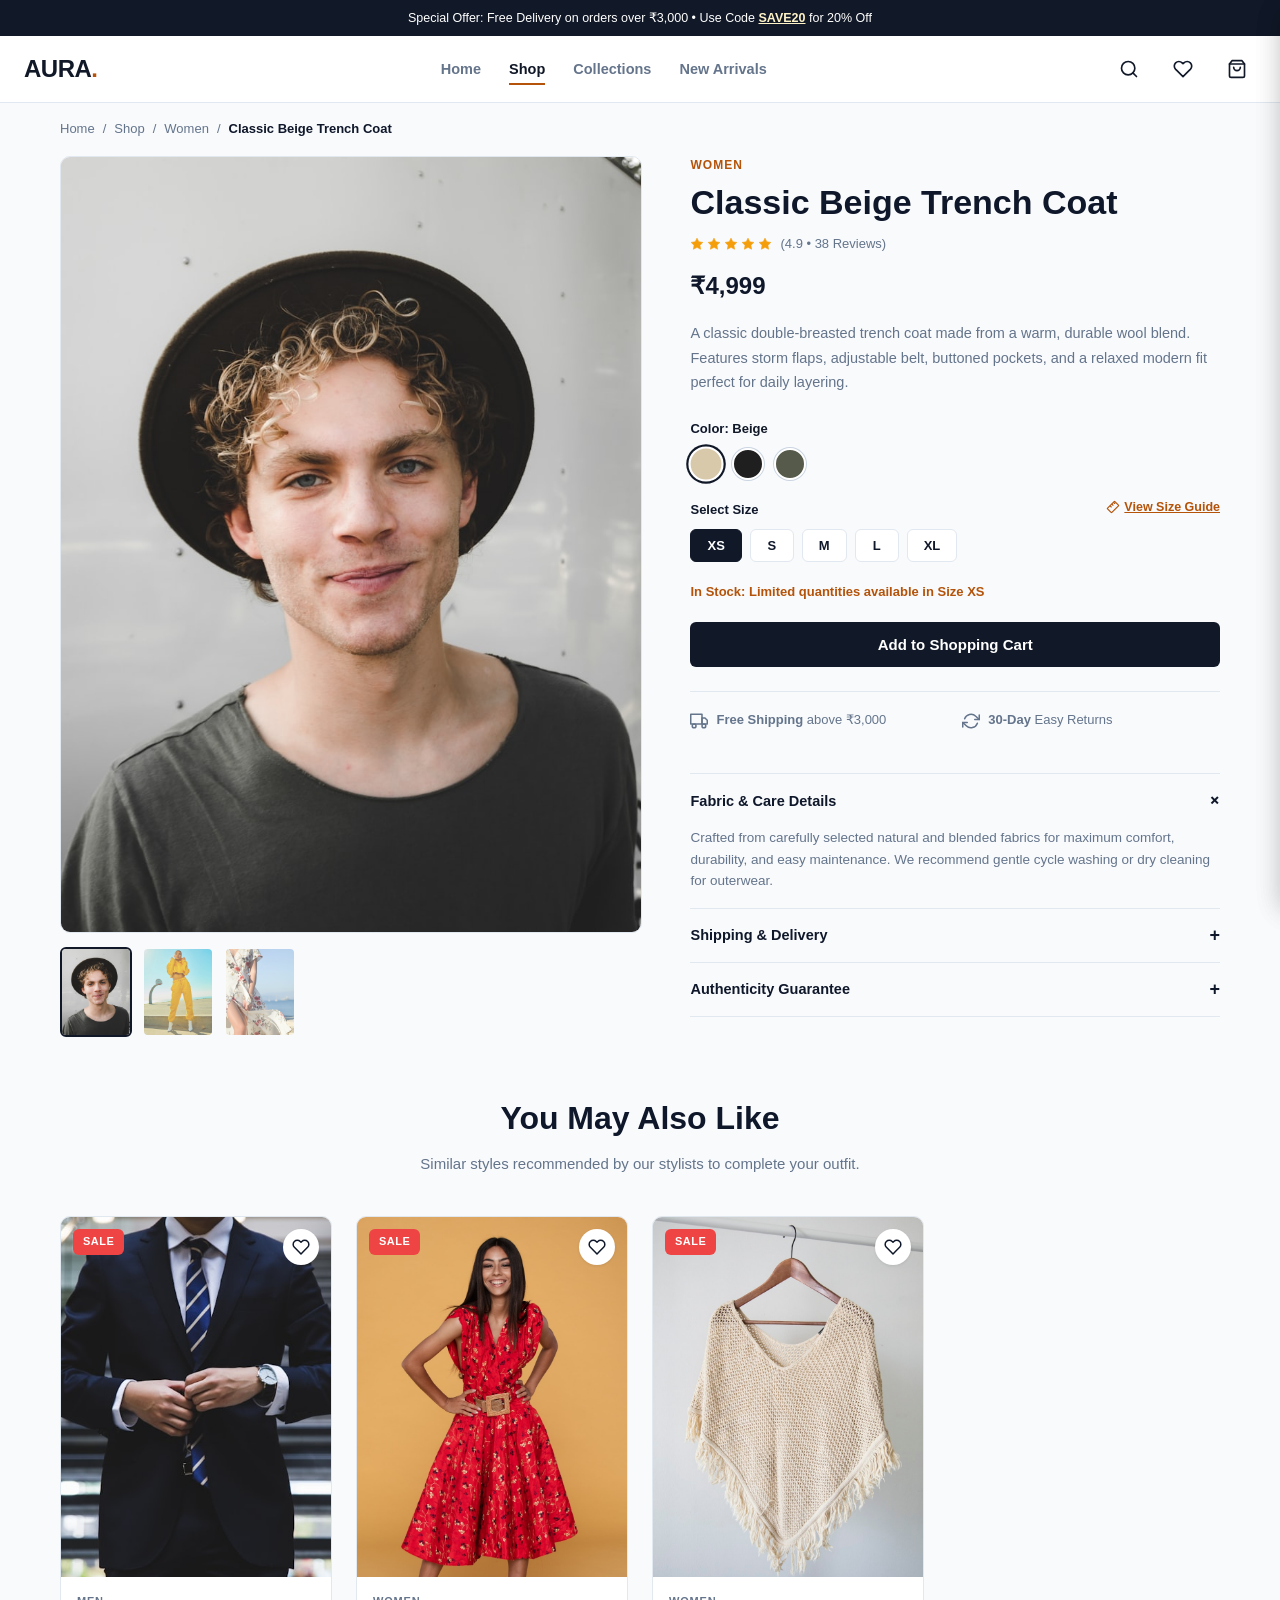
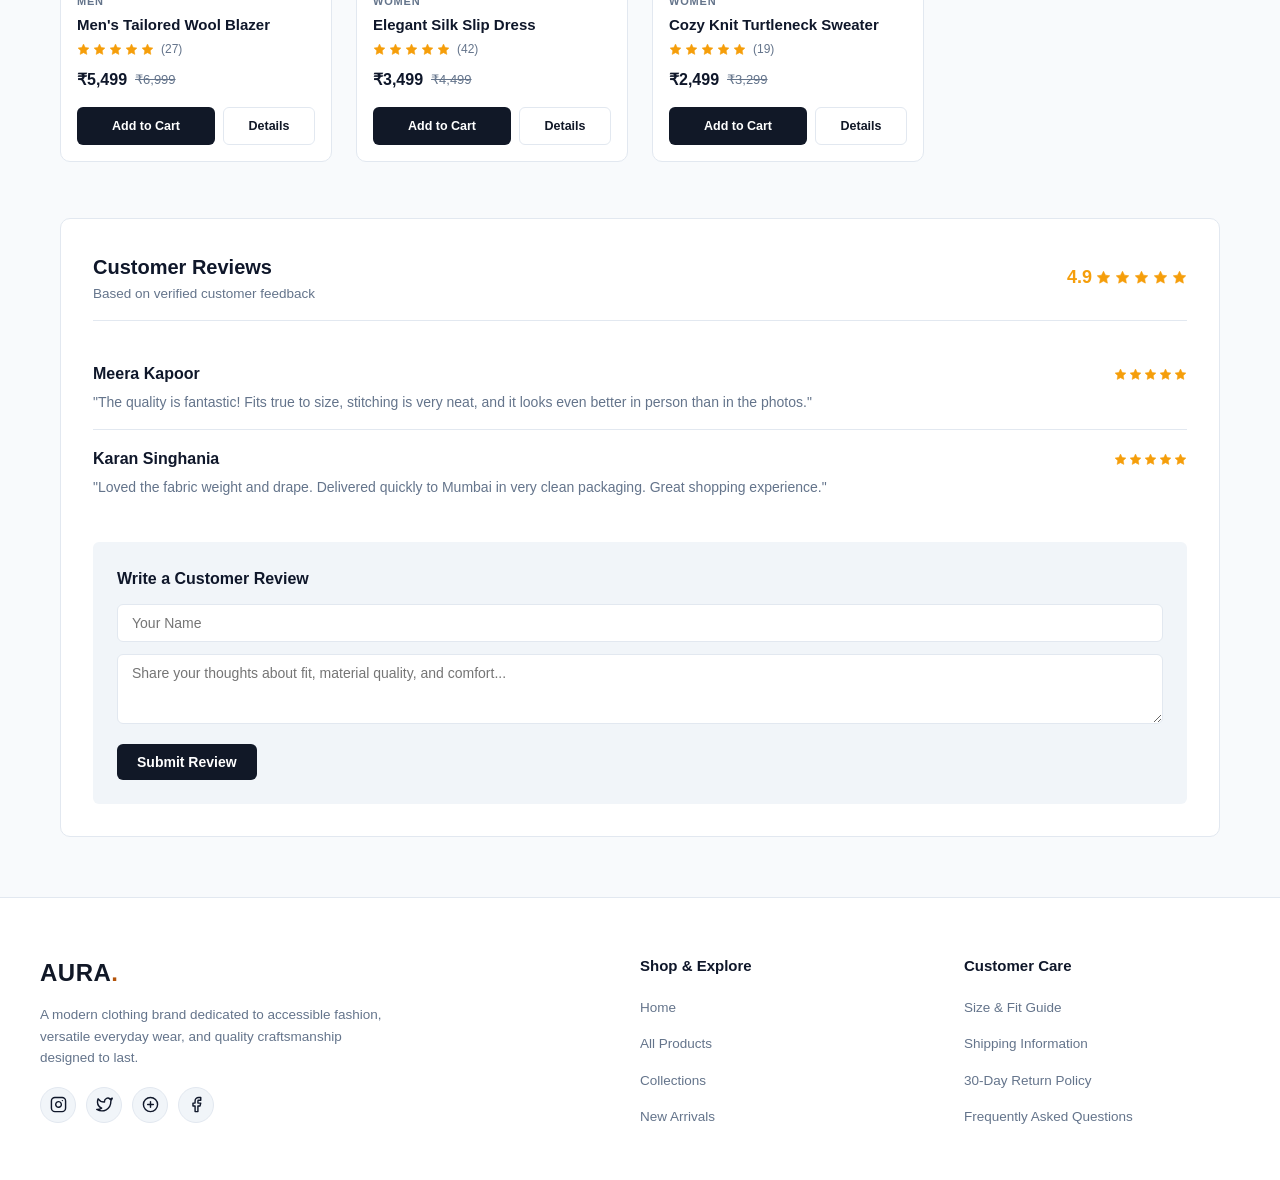
<file: product.html>
<!DOCTYPE html>
<html lang="en">
<head>
  <meta charset="UTF-8" />
  <meta name="viewport" content="width=device-width, initial-scale=1.0" />
  <title>Product Details — AURA</title>
  <meta name="description" content="View product specifications, sizes, colors, and customer reviews." />
  <link rel="stylesheet" href="css/style.css" />
</head>
<body>

  <!-- Top Announcement Promo Bar -->
  <div class="promo-bar">
    Special Offer: Free Delivery on orders over ₹3,000 • Use Code <span>SAVE20</span> for 20% Off
  </div>

  <!-- Navigation Bar -->
  <header class="navbar">
    <a href="index.html" class="logo">AURA<span>.</span></a>
    
    <!-- Mobile Hamburger Button -->
    <button class="hamburger-btn" id="hamburger-btn" onclick="toggleMobileMenu()" aria-label="Toggle Navigation Menu">
      <span></span>
      <span></span>
      <span></span>
    </button>

    <!-- Nav Links -->
    <nav class="nav-links" id="nav-links">
      <a href="index.html">Home</a>
      <a href="shop.html" class="active">Shop</a>
      <a href="collections.html">Collections</a>
      <a href="shop.html?category=new-arrivals">New Arrivals</a>
    </nav>

    <!-- Header Actions -->
    <div class="nav-actions">
      <!-- Search Trigger -->
      <button class="nav-icon-btn" onclick="openSearch()" aria-label="Search Products" title="Search (Press /)">
        <svg viewBox="0 0 24 24" fill="none" stroke="currentColor" stroke-width="2" stroke-linecap="round" stroke-linejoin="round">
          <circle cx="11" cy="11" r="8"></circle>
          <line x1="21" y1="21" x2="16.65" y2="16.65"></line>
        </svg>
      </button>

      <!-- Wishlist Trigger -->
      <button class="nav-icon-btn" onclick="openWishlist()" aria-label="View Wishlist">
        <svg viewBox="0 0 24 24" fill="none" stroke="currentColor" stroke-width="2" stroke-linecap="round" stroke-linejoin="round">
          <path d="M20.84 4.61a5.5 5.5 0 0 0-7.78 0L12 5.67l-1.06-1.06a5.5 5.5 0 0 0-7.78 7.78l1.06 1.06L12 21.23l7.78-7.78 1.06-1.06a5.5 5.5 0 0 0 0-7.78z"></path>
        </svg>
        <span class="nav-badge" id="wishlist-badge">0</span>
      </button>

      <!-- Cart Trigger -->
      <button class="nav-icon-btn" onclick="openCart()" aria-label="View Shopping Cart">
        <svg viewBox="0 0 24 24" fill="none" stroke="currentColor" stroke-width="2" stroke-linecap="round" stroke-linejoin="round">
          <path d="M6 2L3 6v14a2 2 0 0 0 2 2h14a2 2 0 0 0 2-2V6l-3-4z"></path>
          <line x1="3" y1="6" x2="21" y2="6"></line>
          <path d="M16 10a4 4 0 0 1-8 0"></path>
        </svg>
        <span class="nav-badge" id="cart-badge">0</span>
      </button>
    </div>
  </header>

  <!-- Mobile Nav Backdrop -->
  <div class="nav-backdrop" id="nav-backdrop" onclick="closeMobileMenu()"></div>

  <!-- Main Content Container -->
  <main class="container">
    
    <!-- Breadcrumb trail -->
    <nav class="pdp-breadcrumbs" aria-label="Breadcrumbs">
      <a href="index.html">Home</a>
      <span>/</span>
      <a href="shop.html">Shop</a>
      <span>/</span>
      <span id="pdp-breadcrumb-cat" style="text-transform: capitalize;">Women</span>
      <span>/</span>
      <strong id="pdp-breadcrumb-name" style="color: var(--text-dark);">Product Name</strong>
    </nav>

    <!-- Product Display Grid -->
    <div class="pdp-grid">
      
      <!-- Left Column: Image Gallery -->
      <div class="pdp-gallery">
        <div class="pdp-main-image-wrap">
          <img id="pdp-main-img" src="" alt="Product Image" />
        </div>
        <div class="pdp-thumbs-row" id="pdp-thumbs"></div>
      </div>

      <!-- Right Column: Product Options & Details -->
      <div class="pdp-info">
        <span class="pdp-category-badge" id="pdp-category">WOMEN</span>
        <h1 class="pdp-title" id="pdp-title">Loading Product...</h1>
        
        <div class="product-rating" style="margin-bottom: 12px; display: flex; align-items: center; gap: 3px;">
          <svg class="star-icon" width="14" height="14" viewBox="0 0 24 24" fill="#f59e0b" stroke="#f59e0b" stroke-width="1"><polygon points="12 2 15.09 8.26 22 9.27 17 14.14 18.18 21.02 12 17.77 5.82 21.02 7 14.14 2 9.27 8.91 8.26 12 2"></polygon></svg>
          <svg class="star-icon" width="14" height="14" viewBox="0 0 24 24" fill="#f59e0b" stroke="#f59e0b" stroke-width="1"><polygon points="12 2 15.09 8.26 22 9.27 17 14.14 18.18 21.02 12 17.77 5.82 21.02 7 14.14 2 9.27 8.91 8.26 12 2"></polygon></svg>
          <svg class="star-icon" width="14" height="14" viewBox="0 0 24 24" fill="#f59e0b" stroke="#f59e0b" stroke-width="1"><polygon points="12 2 15.09 8.26 22 9.27 17 14.14 18.18 21.02 12 17.77 5.82 21.02 7 14.14 2 9.27 8.91 8.26 12 2"></polygon></svg>
          <svg class="star-icon" width="14" height="14" viewBox="0 0 24 24" fill="#f59e0b" stroke="#f59e0b" stroke-width="1"><polygon points="12 2 15.09 8.26 22 9.27 17 14.14 18.18 21.02 12 17.77 5.82 21.02 7 14.14 2 9.27 8.91 8.26 12 2"></polygon></svg>
          <svg class="star-icon" width="14" height="14" viewBox="0 0 24 24" fill="#f59e0b" stroke="#f59e0b" stroke-width="1"><polygon points="12 2 15.09 8.26 22 9.27 17 14.14 18.18 21.02 12 17.77 5.82 21.02 7 14.14 2 9.27 8.91 8.26 12 2"></polygon></svg>
          <span style="color: var(--text-muted); font-size: 13px; margin-left: 5px;">(4.9 • 38 Reviews)</span>
        </div>

        <div class="pdp-price" id="pdp-price">₹0</div>
        
        <p class="pdp-desc" id="pdp-desc">
          High quality clothing item crafted with care.
        </p>

        <!-- Color Selection -->
        <div class="option-block">
          <label>Color: <strong id="pdp-selected-color" style="color: var(--primary);">Default</strong></label>
          <div class="color-options-row" id="pdp-color-selector"></div>
        </div>

        <!-- Size Selection -->
        <div class="option-block">
          <div style="display: flex; justify-content: space-between; align-items: baseline; margin-bottom: 8px;">
            <label style="margin: 0;">Select Size</label>
            <button type="button" onclick="openSizeGuide()" style="color: var(--accent); font-size: 12.5px; font-weight: 600; text-decoration: underline; display: inline-flex; align-items: center; gap: 4px;">
              <svg width="14" height="14" viewBox="0 0 24 24" fill="none" stroke="currentColor" stroke-width="2" stroke-linecap="round" stroke-linejoin="round"><path d="M21.3 8.7l-6-6a1 1 0 0 0-1.4 0l-11.2 11.2a1 1 0 0 0 0 1.4l6 6a1 1 0 0 0 1.4 0l11.2-11.2a1 1 0 0 0 0-1.4z"></path><path d="M7.5 10.5L9 12"></path><path d="M10.5 7.5L12 9"></path><path d="M13.5 4.5L15 6"></path></svg>
              View Size Guide
            </button>
          </div>
          <div class="size-options-row" id="pdp-size-selector"></div>
        </div>

        <!-- Stock notice -->
        <div class="stock-notice" id="pdp-stock-notice">
          In Stock: Ready to dispatch
        </div>

        <!-- Add to Cart CTA -->
        <button type="button" class="btn btn-primary pdp-add-btn" id="pdp-add-btn">
          Add to Shopping Cart
        </button>

        <!-- Perks strip -->
        <div style="display: grid; grid-template-columns: 1fr 1fr; gap: 14px; padding: 18px 0; border-top: 1px solid var(--border-color); font-size: 13px; color: var(--text-muted);">
          <div style="display: flex; align-items: center; gap: 8px;">
            <svg width="18" height="18" viewBox="0 0 24 24" fill="none" stroke="currentColor" stroke-width="2" stroke-linecap="round" stroke-linejoin="round"><rect x="1" y="3" width="15" height="13"></rect><polygon points="16 8 20 8 23 11 23 16 16 16 8"></polygon><circle cx="5.5" cy="18.5" r="2.5"></circle><circle cx="18.5" cy="18.5" r="2.5"></circle></svg>
            <span><strong>Free Shipping</strong> above ₹3,000</span>
          </div>
          <div style="display: flex; align-items: center; gap: 8px;">
            <svg width="18" height="18" viewBox="0 0 24 24" fill="none" stroke="currentColor" stroke-width="2" stroke-linecap="round" stroke-linejoin="round"><polyline points="23 4 23 10 17 10"></polyline><polyline points="1 20 1 14 7 14"></polyline><path d="M3.51 9a9 9 0 0 1 14.85-3.36L23 10M1 14l4.64 4.36A9 9 0 0 0 20.49 15"></path></svg>
            <span><strong>30-Day</strong> Easy Returns</span>
          </div>
        </div>

        <!-- Accordion Details -->
        <div class="pdp-accordions">
          <div class="accordion-item active">
            <button type="button" class="accordion-header">
              <span>Fabric &amp; Care Details</span>
              <span class="icon">+</span>
            </button>
            <div class="accordion-body">
              Crafted from carefully selected natural and blended fabrics for maximum comfort, durability, and easy maintenance. We recommend gentle cycle washing or dry cleaning for outerwear.
            </div>
          </div>

          <div class="accordion-item">
            <button type="button" class="accordion-header">
              <span>Shipping &amp; Delivery</span>
              <span class="icon">+</span>
            </button>
            <div class="accordion-body">
              Orders are prepared and dispatched within 24–48 hours. Standard domestic delivery takes 3–5 business days with full online tracking updates sent via email or SMS.
            </div>
          </div>

          <div class="accordion-item">
            <button type="button" class="accordion-header">
              <span>Authenticity Guarantee</span>
              <span class="icon">+</span>
            </button>
            <div class="accordion-body">
              All AURA garments are 100% authentic and undergo strict quality checks before shipping. Comes with original brand tags and protective dust packaging.
            </div>
          </div>
        </div>

      </div>
    </div>

    <!-- Related Cross-Sell Products -->
    <section style="margin-bottom: 56px;">
      <div class="section-header">
        <h2>You May Also Like</h2>
        <p>Similar styles recommended by our stylists to complete your outfit.</p>
      </div>
      <div class="products-grid" id="related-products"></div>
    </section>

    <!-- Customer Reviews Section -->
    <section class="reviews-section">
      <div style="display: flex; justify-content: space-between; align-items: center; flex-wrap: wrap; gap: 16px; margin-bottom: 24px; padding-bottom: 16px; border-bottom: 1px solid var(--border-color);">
        <div>
          <h3 style="font-size: 20px;">Customer Reviews</h3>
          <p style="font-size: 13.5px; color: var(--text-muted);">Based on verified customer feedback</p>
        </div>
        <div style="font-size: 18px; font-weight: 700; color: #f59e0b; display: flex; align-items: center; gap: 4px;">
          4.9
          <svg class="star-icon" width="15" height="15" viewBox="0 0 24 24" fill="#f59e0b" stroke="#f59e0b" stroke-width="1"><polygon points="12 2 15.09 8.26 22 9.27 17 14.14 18.18 21.02 12 17.77 5.82 21.02 7 14.14 2 9.27 8.91 8.26 12 2"></polygon></svg>
          <svg class="star-icon" width="15" height="15" viewBox="0 0 24 24" fill="#f59e0b" stroke="#f59e0b" stroke-width="1"><polygon points="12 2 15.09 8.26 22 9.27 17 14.14 18.18 21.02 12 17.77 5.82 21.02 7 14.14 2 9.27 8.91 8.26 12 2"></polygon></svg>
          <svg class="star-icon" width="15" height="15" viewBox="0 0 24 24" fill="#f59e0b" stroke="#f59e0b" stroke-width="1"><polygon points="12 2 15.09 8.26 22 9.27 17 14.14 18.18 21.02 12 17.77 5.82 21.02 7 14.14 2 9.27 8.91 8.26 12 2"></polygon></svg>
          <svg class="star-icon" width="15" height="15" viewBox="0 0 24 24" fill="#f59e0b" stroke="#f59e0b" stroke-width="1"><polygon points="12 2 15.09 8.26 22 9.27 17 14.14 18.18 21.02 12 17.77 5.82 21.02 7 14.14 2 9.27 8.91 8.26 12 2"></polygon></svg>
          <svg class="star-icon" width="15" height="15" viewBox="0 0 24 24" fill="#f59e0b" stroke="#f59e0b" stroke-width="1"><polygon points="12 2 15.09 8.26 22 9.27 17 14.14 18.18 21.02 12 17.77 5.82 21.02 7 14.14 2 9.27 8.91 8.26 12 2"></polygon></svg>
        </div>
      </div>

      <!-- Reviews list -->
      <div id="reviews-list">
        <div class="review-item">
          <div style="display: flex; justify-content: space-between; align-items: center; margin-bottom: 4px;">
            <strong class="review-author">Meera Kapoor</strong>
            <div style="display: flex; align-items: center; gap: 2px;">
              <svg class="star-icon" width="13" height="13" viewBox="0 0 24 24" fill="#f59e0b" stroke="#f59e0b" stroke-width="1"><polygon points="12 2 15.09 8.26 22 9.27 17 14.14 18.18 21.02 12 17.77 5.82 21.02 7 14.14 2 9.27 8.91 8.26 12 2"></polygon></svg>
              <svg class="star-icon" width="13" height="13" viewBox="0 0 24 24" fill="#f59e0b" stroke="#f59e0b" stroke-width="1"><polygon points="12 2 15.09 8.26 22 9.27 17 14.14 18.18 21.02 12 17.77 5.82 21.02 7 14.14 2 9.27 8.91 8.26 12 2"></polygon></svg>
              <svg class="star-icon" width="13" height="13" viewBox="0 0 24 24" fill="#f59e0b" stroke="#f59e0b" stroke-width="1"><polygon points="12 2 15.09 8.26 22 9.27 17 14.14 18.18 21.02 12 17.77 5.82 21.02 7 14.14 2 9.27 8.91 8.26 12 2"></polygon></svg>
              <svg class="star-icon" width="13" height="13" viewBox="0 0 24 24" fill="#f59e0b" stroke="#f59e0b" stroke-width="1"><polygon points="12 2 15.09 8.26 22 9.27 17 14.14 18.18 21.02 12 17.77 5.82 21.02 7 14.14 2 9.27 8.91 8.26 12 2"></polygon></svg>
              <svg class="star-icon" width="13" height="13" viewBox="0 0 24 24" fill="#f59e0b" stroke="#f59e0b" stroke-width="1"><polygon points="12 2 15.09 8.26 22 9.27 17 14.14 18.18 21.02 12 17.77 5.82 21.02 7 14.14 2 9.27 8.91 8.26 12 2"></polygon></svg>
            </div>
          </div>
          <p style="color: var(--text-muted); font-size: 14px;">"The quality is fantastic! Fits true to size, stitching is very neat, and it looks even better in person than in the photos."</p>
        </div>

        <div class="review-item">
          <div style="display: flex; justify-content: space-between; align-items: center; margin-bottom: 4px;">
            <strong class="review-author">Karan Singhania</strong>
            <div style="display: flex; align-items: center; gap: 2px;">
              <svg class="star-icon" width="13" height="13" viewBox="0 0 24 24" fill="#f59e0b" stroke="#f59e0b" stroke-width="1"><polygon points="12 2 15.09 8.26 22 9.27 17 14.14 18.18 21.02 12 17.77 5.82 21.02 7 14.14 2 9.27 8.91 8.26 12 2"></polygon></svg>
              <svg class="star-icon" width="13" height="13" viewBox="0 0 24 24" fill="#f59e0b" stroke="#f59e0b" stroke-width="1"><polygon points="12 2 15.09 8.26 22 9.27 17 14.14 18.18 21.02 12 17.77 5.82 21.02 7 14.14 2 9.27 8.91 8.26 12 2"></polygon></svg>
              <svg class="star-icon" width="13" height="13" viewBox="0 0 24 24" fill="#f59e0b" stroke="#f59e0b" stroke-width="1"><polygon points="12 2 15.09 8.26 22 9.27 17 14.14 18.18 21.02 12 17.77 5.82 21.02 7 14.14 2 9.27 8.91 8.26 12 2"></polygon></svg>
              <svg class="star-icon" width="13" height="13" viewBox="0 0 24 24" fill="#f59e0b" stroke="#f59e0b" stroke-width="1"><polygon points="12 2 15.09 8.26 22 9.27 17 14.14 18.18 21.02 12 17.77 5.82 21.02 7 14.14 2 9.27 8.91 8.26 12 2"></polygon></svg>
              <svg class="star-icon" width="13" height="13" viewBox="0 0 24 24" fill="#f59e0b" stroke="#f59e0b" stroke-width="1"><polygon points="12 2 15.09 8.26 22 9.27 17 14.14 18.18 21.02 12 17.77 5.82 21.02 7 14.14 2 9.27 8.91 8.26 12 2"></polygon></svg>
            </div>
          </div>
          <p style="color: var(--text-muted); font-size: 14px;">"Loved the fabric weight and drape. Delivered quickly to Mumbai in very clean packaging. Great shopping experience."</p>
        </div>
      </div>

      <!-- Add Review Form -->
      <form class="review-form" onsubmit="submitReview(event)">
        <h4>Write a Customer Review</h4>
        <input type="text" id="rev-name" placeholder="Your Name" required aria-label="Reviewer name" />
        <textarea id="rev-comment" rows="3" placeholder="Share your thoughts about fit, material quality, and comfort..." required aria-label="Review comment"></textarea>
        <button type="submit" class="btn btn-primary" style="padding: 10px 20px;">Submit Review</button>
      </form>
    </section>

    <!-- Mobile Sticky Buy Bar -->
    <div class="mobile-sticky-buy-bar" id="mobile-sticky-bar">
      <div>
        <strong id="sticky-bar-name" style="font-size: 13.5px; display: block; max-width: 180px; white-space: nowrap; overflow: hidden; text-overflow: ellipsis;">Product</strong>
        <span id="sticky-bar-price" style="font-size: 13px; font-weight: 700; color: var(--accent);">₹0</span>
      </div>
      <button type="button" class="btn btn-primary" onclick="document.getElementById('pdp-add-btn').click()" style="padding: 10px 18px; font-size: 12.5px;">
        Add to Cart
      </button>
    </div>

  </main>

  <!-- Site Footer -->
  <footer class="site-footer">
    <div class="footer-content">
      <div class="footer-col footer-brand-col">
        <a href="index.html" class="footer-logo">AURA<span>.</span></a>
        <p>
          A modern clothing brand dedicated to accessible fashion, versatile everyday wear, and quality craftsmanship designed to last.
        </p>
        <div class="footer-social-links">
          <a href="#" aria-label="Instagram" class="social-link">
            <svg width="17" height="17" viewBox="0 0 24 24" fill="none" stroke="currentColor" stroke-width="2" stroke-linecap="round" stroke-linejoin="round"><rect x="2" y="2" width="20" height="20" rx="5" ry="5"></rect><path d="M16 11.37A4 4 0 1 1 12.63 8 4 4 0 0 1 16 11.37z"></path><line x1="17.5" y1="6.5" x2="17.51" y2="6.5"></line></svg>
          </a>
          <a href="#" aria-label="Twitter / X" class="social-link">
            <svg width="17" height="17" viewBox="0 0 24 24" fill="none" stroke="currentColor" stroke-width="2" stroke-linecap="round" stroke-linejoin="round"><path d="M23 3a10.9 10.9 0 0 1-3.14 1.53 4.48 4.48 0 0 0-7.86 3v1A10.66 10.66 0 0 1 3 4s-4 9 5 13a11.64 11.64 0 0 1-7 2c9 5 20 0 20-11.5a4.5 4.5 0 0 0-.08-.83A7.72 7.72 0 0 0 23 3z"></path></svg>
          </a>
          <a href="#" aria-label="Pinterest" class="social-link">
            <svg width="17" height="17" viewBox="0 0 24 24" fill="none" stroke="currentColor" stroke-width="2" stroke-linecap="round" stroke-linejoin="round"><line x1="12" y1="8" x2="12" y2="16"></line><line x1="8" y1="12" x2="16" y2="12"></line><circle cx="12" cy="12" r="10"></circle></svg>
          </a>
          <a href="#" aria-label="Facebook" class="social-link">
            <svg width="17" height="17" viewBox="0 0 24 24" fill="none" stroke="currentColor" stroke-width="2" stroke-linecap="round" stroke-linejoin="round"><path d="M18 2h-3a5 5 0 0 0-5 5v3H7v4h3v8h4v-8h3l1-4h-4V7a1 1 0 0 1 1-1h3z"></path></svg>
          </a>
        </div>
      </div>

      <div class="footer-col">
        <h4>Shop &amp; Explore</h4>
        <ul class="footer-links">
          <li><a href="index.html">Home</a></li>
          <li><a href="shop.html">All Products</a></li>
          <li><a href="collections.html">Collections</a></li>
          <li><a href="shop.html?category=new-arrivals">New Arrivals</a></li>
        </ul>
      </div>

      <div class="footer-col">
        <h4>Customer Care</h4>
        <ul class="footer-links">
          <li><a href="javascript:void(0)" onclick="openSizeGuide()">Size &amp; Fit Guide</a></li>
          <li><a href="javascript:void(0)" onclick="openShippingInfo()">Shipping Information</a></li>
          <li><a href="javascript:void(0)" onclick="openReturnPolicy()">30-Day Return Policy</a></li>
          <li><a href="javascript:void(0)" onclick="openFaqModal()">Frequently Asked Questions</a></li>
        </ul>
      </div>
    </div>
  </footer>

  <!-- Slide-out Shopping Cart Drawer -->
  <div class="drawer-backdrop" id="drawer-backdrop" onclick="closeCart()"></div>
  <aside class="cart-drawer" id="cart-drawer" aria-label="Shopping Cart">
    <div class="drawer-header">
      <h3>Shopping Cart</h3>
      <button class="drawer-close-btn" onclick="closeCart()" aria-label="Close Shopping Cart">&times;</button>
    </div>
    <div class="drawer-body">
      <div id="cart-shipping-notice"></div>
      <div id="cart-items-list"></div>
    </div>
    <div class="drawer-footer" id="cart-drawer-footer">
      <div id="cart-promo-wrapper"></div>
      <div id="cart-breakdown"></div>
      <div class="cart-total-row">
        <span>Total:</span>
        <span id="cart-total-price">₹0</span>
      </div>
      <button class="btn btn-primary btn-checkout" onclick="checkout()">Proceed to Checkout</button>
    </div>
  </aside>

  <!-- Slide-out Wishlist Drawer -->
  <div class="drawer-backdrop" id="wishlist-backdrop" onclick="closeWishlist()"></div>
  <aside class="wishlist-drawer" id="wishlist-drawer" aria-label="Wishlist Drawer">
    <div class="drawer-header">
      <h3>My Saved Wishlist</h3>
      <button class="drawer-close-btn" onclick="closeWishlist()" aria-label="Close Wishlist">&times;</button>
    </div>
    <div class="drawer-body" id="wishlist-items-list"></div>
  </aside>

  <!-- Search Modal -->
  <div class="search-modal-backdrop" id="search-modal-backdrop">
    <div class="search-modal-box">
      <div class="search-modal-header">
        <svg width="20" height="20" viewBox="0 0 24 24" fill="none" stroke="currentColor" stroke-width="2" stroke-linecap="round" stroke-linejoin="round">
          <circle cx="11" cy="11" r="8"></circle>
          <line x1="21" y1="21" x2="16.65" y2="16.65"></line>
        </svg>
        <input type="text" class="search-modal-input" id="search-modal-input" placeholder="Search jackets, shirts, dresses, blazers..." aria-label="Search Catalog" />
        <button class="drawer-close-btn" onclick="closeSearch()" aria-label="Close Search">&times;</button>
      </div>
      <div id="search-modal-results"></div>
    </div>
  </div>

  <!-- Size Guide Modal -->
  <div class="size-modal-backdrop" id="size-modal-backdrop">
    <div class="size-modal-box">
      <div style="display: flex; justify-content: space-between; align-items: center; margin-bottom: 16px;">
        <h3 style="font-size: 18px;">Size &amp; Fit Guide</h3>
        <button class="drawer-close-btn" onclick="closeSizeGuide()" aria-label="Close Size Guide">&times;</button>
      </div>
      <p style="font-size: 13.5px; color: var(--text-muted); margin-bottom: 14px;">
        Use this sizing chart to find your best fit.
      </p>
      <table class="size-table">
        <thead>
          <tr>
            <th>Size</th>
            <th>Chest / Bust</th>
            <th>Waist</th>
            <th>Hips</th>
          </tr>
        </thead>
        <tbody>
          <tr>
            <td><strong>XS</strong></td>
            <td>32 – 34"</td>
            <td>24 – 26"</td>
            <td>34 – 36"</td>
          </tr>
          <tr>
            <td><strong>S</strong></td>
            <td>35 – 37"</td>
            <td>27 – 29"</td>
            <td>37 – 39"</td>
          </tr>
          <tr>
            <td><strong>M</strong></td>
            <td>38 – 40"</td>
            <td>30 – 32"</td>
            <td>40 – 42"</td>
          </tr>
          <tr>
            <td><strong>L</strong></td>
            <td>41 – 43"</td>
            <td>33 – 35"</td>
            <td>43 – 45"</td>
          </tr>
          <tr>
            <td><strong>XL</strong></td>
            <td>44 – 46"</td>
            <td>36 – 38"</td>
            <td>46 – 48"</td>
          </tr>
        </tbody>
      </table>
    </div>
  </div>

  <!-- Toast Notification Container -->
  <div class="toast-container" id="toast-container"></div>

  <!-- JavaScript Files -->
  <script src="js/products.js"></script>
  <script src="js/main.js"></script>
</body>
</html>
</file>
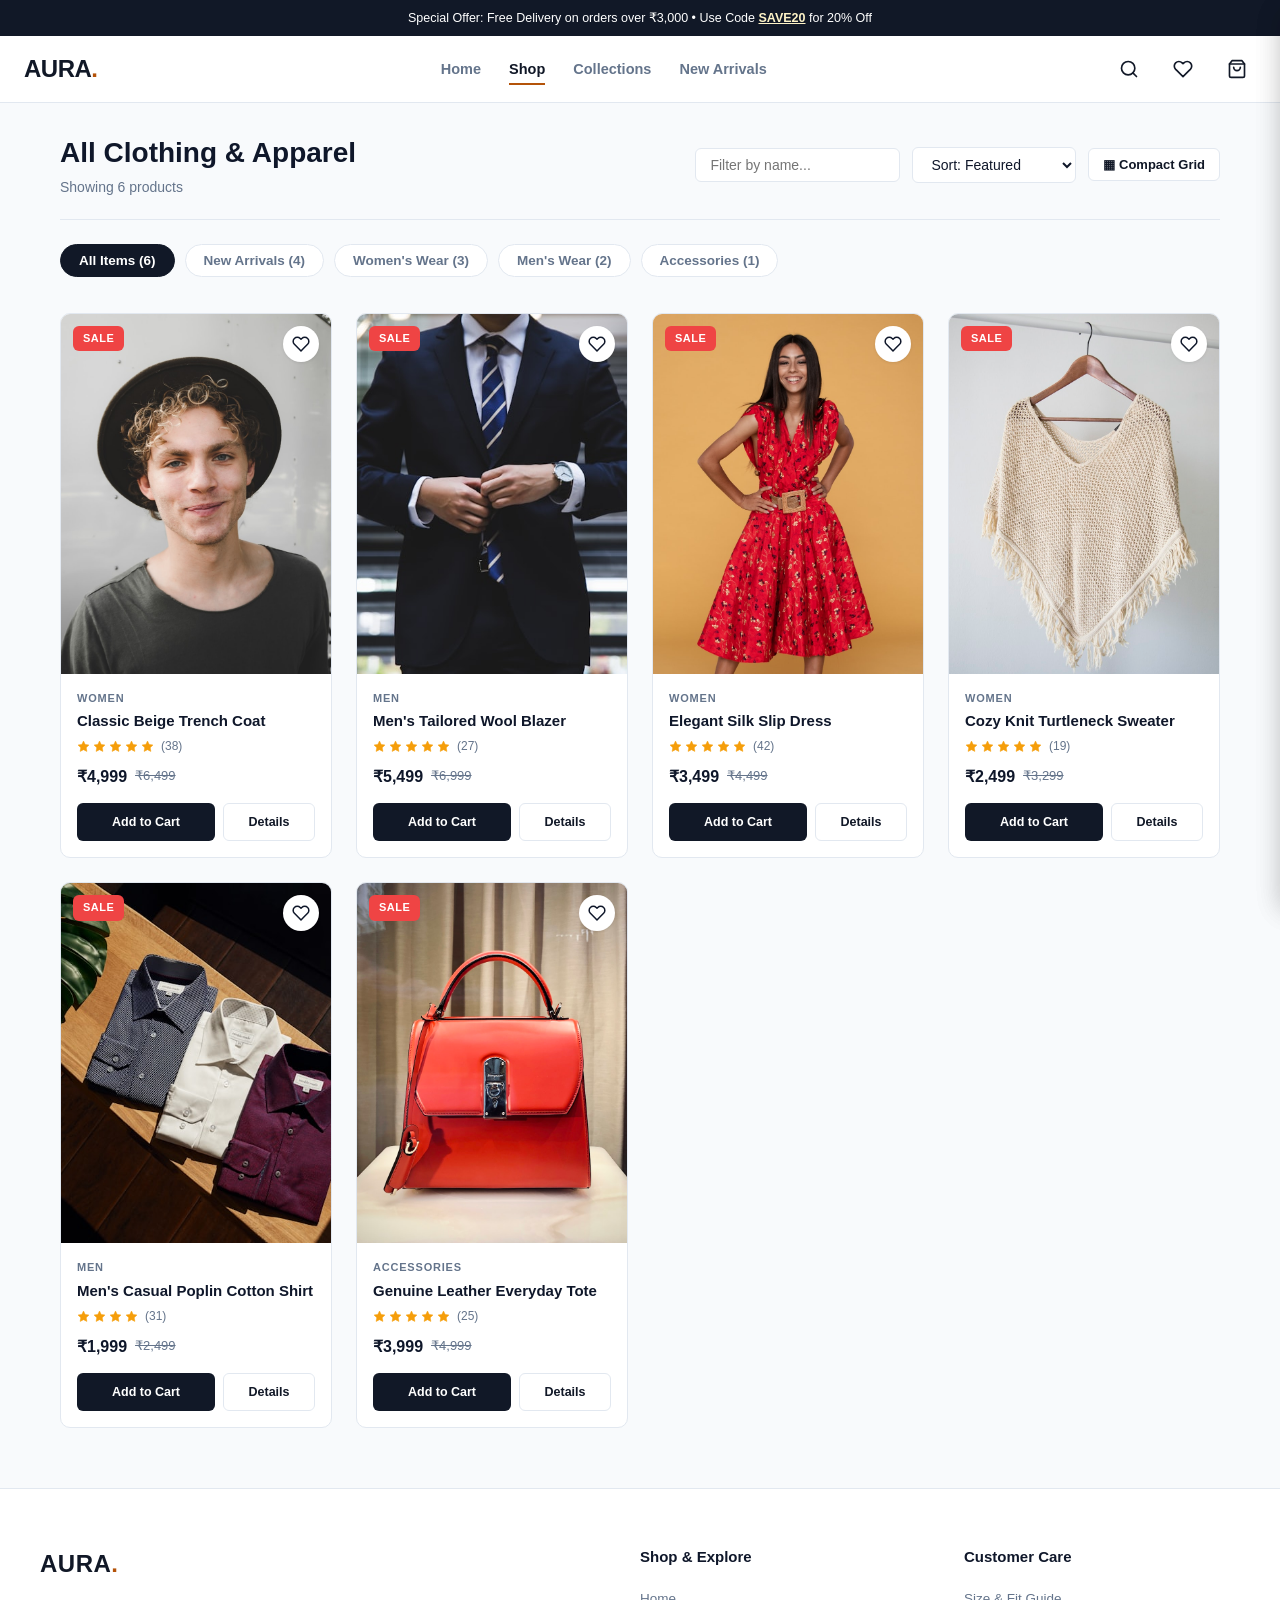
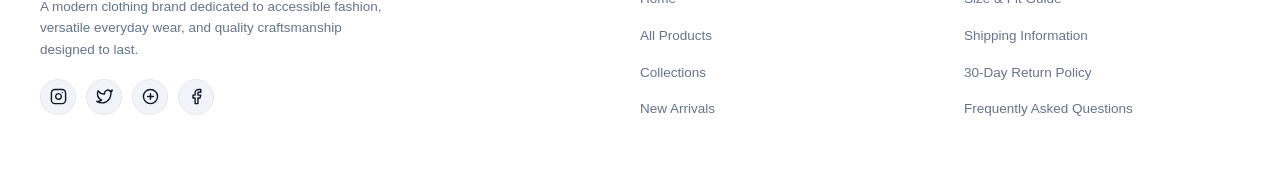
<file: shop.html>
<!DOCTYPE html>
<html lang="en">
<head>
  <meta charset="UTF-8" />
  <meta name="viewport" content="width=device-width, initial-scale=1.0" />
  <title>Shop Clothing Catalog — AURA</title>
  <meta name="description" content="Browse our complete catalog of coats, blazers, shirts, dresses, knitwear, and accessories." />
  <link rel="stylesheet" href="css/style.css" />
</head>
<body>

  <!-- Top Announcement Promo Bar -->
  <div class="promo-bar">
    Special Offer: Free Delivery on orders over ₹3,000 • Use Code <span>SAVE20</span> for 20% Off
  </div>

  <!-- Navigation Bar -->
  <header class="navbar">
    <a href="index.html" class="logo">AURA<span>.</span></a>
    
    <!-- Mobile Hamburger Button -->
    <button class="hamburger-btn" id="hamburger-btn" onclick="toggleMobileMenu()" aria-label="Toggle Navigation Menu">
      <span></span>
      <span></span>
      <span></span>
    </button>

    <!-- Nav Links -->
    <nav class="nav-links" id="nav-links">
      <a href="index.html">Home</a>
      <a href="shop.html" class="active">Shop</a>
      <a href="collections.html">Collections</a>
      <a href="shop.html?category=new-arrivals">New Arrivals</a>
    </nav>

    <!-- Header Action Icons -->
    <div class="nav-actions">
      <!-- Search Trigger -->
      <button class="nav-icon-btn" onclick="openSearch()" aria-label="Search Products" title="Search (Press /)">
        <svg viewBox="0 0 24 24" fill="none" stroke="currentColor" stroke-width="2" stroke-linecap="round" stroke-linejoin="round">
          <circle cx="11" cy="11" r="8"></circle>
          <line x1="21" y1="21" x2="16.65" y2="16.65"></line>
        </svg>
      </button>

      <!-- Wishlist Trigger -->
      <button class="nav-icon-btn" onclick="openWishlist()" aria-label="View Wishlist">
        <svg viewBox="0 0 24 24" fill="none" stroke="currentColor" stroke-width="2" stroke-linecap="round" stroke-linejoin="round">
          <path d="M20.84 4.61a5.5 5.5 0 0 0-7.78 0L12 5.67l-1.06-1.06a5.5 5.5 0 0 0-7.78 7.78l1.06 1.06L12 21.23l7.78-7.78 1.06-1.06a5.5 5.5 0 0 0 0-7.78z"></path>
        </svg>
        <span class="nav-badge" id="wishlist-badge">0</span>
      </button>

      <!-- Cart Trigger -->
      <button class="nav-icon-btn" onclick="openCart()" aria-label="View Shopping Cart">
        <svg viewBox="0 0 24 24" fill="none" stroke="currentColor" stroke-width="2" stroke-linecap="round" stroke-linejoin="round">
          <path d="M6 2L3 6v14a2 2 0 0 0 2 2h14a2 2 0 0 0 2-2V6l-3-4z"></path>
          <line x1="3" y1="6" x2="21" y2="6"></line>
          <path d="M16 10a4 4 0 0 1-8 0"></path>
        </svg>
        <span class="nav-badge" id="cart-badge">0</span>
      </button>
    </div>
  </header>

  <!-- Mobile Nav Backdrop -->
  <div class="nav-backdrop" id="nav-backdrop" onclick="closeMobileMenu()"></div>

  <!-- Main Content Container -->
  <main class="container">
    
    <!-- Shop Header Controls -->
    <div class="shop-header">
      <div>
        <h1 style="font-size: 28px; font-weight: 800; color: var(--text-dark);">All Clothing &amp; Apparel</h1>
        <p style="color: var(--text-muted); font-size: 14px;" id="shop-product-count">Showing 6 products</p>
      </div>

      <div class="shop-controls">
        <!-- Keyword Search Input -->
        <input type="text" id="search-box" placeholder="Filter by name..." aria-label="Search within catalog" />

        <!-- Sort Select -->
        <select id="sort-select" aria-label="Sort products">
          <option value="featured">Sort: Featured</option>
          <option value="price-asc">Price: Low to High</option>
          <option value="price-desc">Price: High to Low</option>
          <option value="name-asc">Name: A to Z</option>
        </select>

        <!-- Grid View Toggle -->
        <button type="button" id="grid-toggle-btn" class="btn btn-secondary" style="padding: 8px 14px; font-size: 13px;">
          ▦ Compact Grid
        </button>
      </div>
    </div>

    <!-- Category Filter Pills -->
    <div class="filter-pills-row">
      <button type="button" class="filter-btn active" data-category="all" onclick="filterCategory('all', this)">All Items (6)</button>
      <button type="button" class="filter-btn" data-category="new-arrivals" onclick="filterCategory('new-arrivals', this)">New Arrivals (4)</button>
      <button type="button" class="filter-btn" data-category="women" onclick="filterCategory('women', this)">Women's Wear (3)</button>
      <button type="button" class="filter-btn" data-category="men" onclick="filterCategory('men', this)">Men's Wear (2)</button>
      <button type="button" class="filter-btn" data-category="accessories" onclick="filterCategory('accessories', this)">Accessories (1)</button>
    </div>

    <!-- Product Grid: Populated dynamically by js/main.js -->
    <div class="products-grid" id="shop-products"></div>

  </main>

  <!-- Site Footer -->
  <footer class="site-footer">
    <div class="footer-content">
      <div class="footer-col footer-brand-col">
        <a href="index.html" class="footer-logo">AURA<span>.</span></a>
        <p>
          A modern clothing brand dedicated to accessible fashion, versatile everyday wear, and quality craftsmanship designed to last.
        </p>
        <div class="footer-social-links">
          <a href="#" aria-label="Instagram" class="social-link">
            <svg width="17" height="17" viewBox="0 0 24 24" fill="none" stroke="currentColor" stroke-width="2" stroke-linecap="round" stroke-linejoin="round"><rect x="2" y="2" width="20" height="20" rx="5" ry="5"></rect><path d="M16 11.37A4 4 0 1 1 12.63 8 4 4 0 0 1 16 11.37z"></path><line x1="17.5" y1="6.5" x2="17.51" y2="6.5"></line></svg>
          </a>
          <a href="#" aria-label="Twitter / X" class="social-link">
            <svg width="17" height="17" viewBox="0 0 24 24" fill="none" stroke="currentColor" stroke-width="2" stroke-linecap="round" stroke-linejoin="round"><path d="M23 3a10.9 10.9 0 0 1-3.14 1.53 4.48 4.48 0 0 0-7.86 3v1A10.66 10.66 0 0 1 3 4s-4 9 5 13a11.64 11.64 0 0 1-7 2c9 5 20 0 20-11.5a4.5 4.5 0 0 0-.08-.83A7.72 7.72 0 0 0 23 3z"></path></svg>
          </a>
          <a href="#" aria-label="Pinterest" class="social-link">
            <svg width="17" height="17" viewBox="0 0 24 24" fill="none" stroke="currentColor" stroke-width="2" stroke-linecap="round" stroke-linejoin="round"><line x1="12" y1="8" x2="12" y2="16"></line><line x1="8" y1="12" x2="16" y2="12"></line><circle cx="12" cy="12" r="10"></circle></svg>
          </a>
          <a href="#" aria-label="Facebook" class="social-link">
            <svg width="17" height="17" viewBox="0 0 24 24" fill="none" stroke="currentColor" stroke-width="2" stroke-linecap="round" stroke-linejoin="round"><path d="M18 2h-3a5 5 0 0 0-5 5v3H7v4h3v8h4v-8h3l1-4h-4V7a1 1 0 0 1 1-1h3z"></path></svg>
          </a>
        </div>
      </div>

      <div class="footer-col">
        <h4>Shop &amp; Explore</h4>
        <ul class="footer-links">
          <li><a href="index.html">Home</a></li>
          <li><a href="shop.html">All Products</a></li>
          <li><a href="collections.html">Collections</a></li>
          <li><a href="shop.html?category=new-arrivals">New Arrivals</a></li>
        </ul>
      </div>

      <div class="footer-col">
        <h4>Customer Care</h4>
        <ul class="footer-links">
          <li><a href="javascript:void(0)" onclick="openSizeGuide()">Size &amp; Fit Guide</a></li>
          <li><a href="javascript:void(0)" onclick="openShippingInfo()">Shipping Information</a></li>
          <li><a href="javascript:void(0)" onclick="openReturnPolicy()">30-Day Return Policy</a></li>
          <li><a href="javascript:void(0)" onclick="openFaqModal()">Frequently Asked Questions</a></li>
        </ul>
      </div>
    </div>
  </footer>

  <!-- Slide-out Shopping Cart Drawer -->
  <div class="drawer-backdrop" id="drawer-backdrop" onclick="closeCart()"></div>
  <aside class="cart-drawer" id="cart-drawer" aria-label="Shopping Cart">
    <div class="drawer-header">
      <h3>Shopping Cart</h3>
      <button class="drawer-close-btn" onclick="closeCart()" aria-label="Close Shopping Cart">&times;</button>
    </div>
    <div class="drawer-body">
      <div id="cart-shipping-notice"></div>
      <div id="cart-items-list"></div>
    </div>
    <div class="drawer-footer" id="cart-drawer-footer">
      <div id="cart-promo-wrapper"></div>
      <div id="cart-breakdown"></div>
      <div class="cart-total-row">
        <span>Total:</span>
        <span id="cart-total-price">₹0</span>
      </div>
      <button class="btn btn-primary btn-checkout" onclick="checkout()">Proceed to Checkout</button>
    </div>
  </aside>

  <!-- Slide-out Wishlist Drawer -->
  <div class="drawer-backdrop" id="wishlist-backdrop" onclick="closeWishlist()"></div>
  <aside class="wishlist-drawer" id="wishlist-drawer" aria-label="Wishlist Drawer">
    <div class="drawer-header">
      <h3>My Saved Wishlist</h3>
      <button class="drawer-close-btn" onclick="closeWishlist()" aria-label="Close Wishlist">&times;</button>
    </div>
    <div class="drawer-body" id="wishlist-items-list"></div>
  </aside>

  <!-- Search Modal -->
  <div class="search-modal-backdrop" id="search-modal-backdrop">
    <div class="search-modal-box">
      <div class="search-modal-header">
        <svg width="20" height="20" viewBox="0 0 24 24" fill="none" stroke="currentColor" stroke-width="2" stroke-linecap="round" stroke-linejoin="round">
          <circle cx="11" cy="11" r="8"></circle>
          <line x1="21" y1="21" x2="16.65" y2="16.65"></line>
        </svg>
        <input type="text" class="search-modal-input" id="search-modal-input" placeholder="Search jackets, shirts, dresses, blazers..." aria-label="Search Catalog" />
        <button class="drawer-close-btn" onclick="closeSearch()" aria-label="Close Search">&times;</button>
      </div>
      <div id="search-modal-results"></div>
    </div>
  </div>

  <!-- Quick View Modal -->
  <div class="quick-view-backdrop" id="quick-view-backdrop">
    <div class="quick-view-modal-box">
      <button class="quick-view-close" onclick="closeQuickView()" aria-label="Close Quick View">&times;</button>
      <div id="quick-view-content"></div>
    </div>
  </div>

  <!-- Size Guide Modal -->
  <div class="size-modal-backdrop" id="size-modal-backdrop">
    <div class="size-modal-box">
      <div style="display: flex; justify-content: space-between; align-items: center; margin-bottom: 16px;">
        <h3 style="font-size: 18px;">Size &amp; Fit Guide</h3>
        <button class="drawer-close-btn" onclick="closeSizeGuide()" aria-label="Close Size Guide">&times;</button>
      </div>
      <p style="font-size: 13.5px; color: var(--text-muted); margin-bottom: 14px;">
        Use this sizing chart to find your best fit.
      </p>
      <table class="size-table">
        <thead>
          <tr>
            <th>Size</th>
            <th>Chest / Bust</th>
            <th>Waist</th>
            <th>Hips</th>
          </tr>
        </thead>
        <tbody>
          <tr>
            <td><strong>XS</strong></td>
            <td>32 – 34"</td>
            <td>24 – 26"</td>
            <td>34 – 36"</td>
          </tr>
          <tr>
            <td><strong>S</strong></td>
            <td>35 – 37"</td>
            <td>27 – 29"</td>
            <td>37 – 39"</td>
          </tr>
          <tr>
            <td><strong>M</strong></td>
            <td>38 – 40"</td>
            <td>30 – 32"</td>
            <td>40 – 42"</td>
          </tr>
          <tr>
            <td><strong>L</strong></td>
            <td>41 – 43"</td>
            <td>33 – 35"</td>
            <td>43 – 45"</td>
          </tr>
          <tr>
            <td><strong>XL</strong></td>
            <td>44 – 46"</td>
            <td>36 – 38"</td>
            <td>46 – 48"</td>
          </tr>
        </tbody>
      </table>
    </div>
  </div>

  <!-- Toast Notification Container -->
  <div class="toast-container" id="toast-container"></div>

  <!-- JavaScript Files -->
  <script src="js/products.js"></script>
  <script src="js/main.js"></script>
</body>
</html>
</file>
<file: css/style.css>
/**
 * ============================================================================
 * AURA Modern Fashion - Master Stylesheet (style.css)
 * ============================================================================
 * Student / Intern Project: Modern Fashion E-Commerce Website
 * Author: Intern Developer
 * Description: Clean, modern, responsive CSS styling for clothing brand store.
 * ============================================================================
 */

/* ==========================================================================
   1. CSS VARIABLES (DESIGN TOKENS)
   ========================================================================== */
:root {
  /* Colors */
  --primary: #111827;           /* Main dark slate for text, buttons */
  --primary-hover: #1f2937;     /* Hover state */
  --accent: #b45309;            /* Warm Amber / Gold highlight */
  --accent-light: #fef3c7;      /* Subtle gold tint */
  --accent-hover: #92400e;      /* Darker accent */
  --bg-body: #f8fafc;           /* Light clean background */
  --bg-card: #ffffff;           /* Card white */
  --bg-surface: #f1f5f9;        /* Input and secondary surface */
  --text-dark: #0f172a;         /* Heading dark */
  --text-muted: #64748b;        /* Secondary muted text */
  --border-color: #e2e8f0;      /* Border grey */
  --success: #16a34a;           /* Green for free shipping / success */
  --danger: #ef4444;            /* Red for sale / remove */
  
  /* Typography */
  --font-main: 'Poppins', -apple-system, BlinkMacSystemFont, 'Segoe UI', Roboto, sans-serif;
  --font-heading: 'Poppins', -apple-system, BlinkMacSystemFont, 'Segoe UI', Roboto, sans-serif;

  /* Shadows & Radii */
  --radius-sm: 6px;
  --radius-md: 10px;
  --radius-lg: 16px;
  --shadow-sm: 0 1px 3px rgba(0, 0, 0, 0.08);
  --shadow-md: 0 4px 12px rgba(0, 0, 0, 0.08);
  --shadow-lg: 0 10px 25px rgba(0, 0, 0, 0.12);
  --transition: all 0.25s ease;
}

/* ==========================================================================
   2. RESET & GLOBAL BASE STYLES
   ========================================================================== */
* {
  margin: 0;
  padding: 0;
  box-sizing: border-box;
}

html {
  font-size: 16px;
  scroll-behavior: smooth;
}

body {
  font-family: var(--font-main);
  background-color: var(--bg-body);
  color: var(--text-dark);
  line-height: 1.6;
  overflow-x: hidden;
  -webkit-font-smoothing: antialiased;
}

a {
  color: inherit;
  text-decoration: none;
  transition: var(--transition);
}

img {
  max-width: 100%;
  height: auto;
  display: block;
}

button, input, select, textarea {
  font-family: inherit;
  font-size: 14px;
}

button {
  cursor: pointer;
  border: none;
  outline: none;
  background: none;
  transition: var(--transition);
}

.container {
  width: 100%;
  max-width: 1200px;
  margin: 0 auto;
  padding: 0 20px;
}

/* Common Section Header */
.section-header {
  text-align: center;
  margin-bottom: 40px;
}

.section-header h2 {
  font-size: clamp(24px, 3.5vw, 32px);
  font-weight: 700;
  color: var(--text-dark);
  margin-bottom: 8px;
}

.section-header p {
  color: var(--text-muted);
  font-size: 15px;
  max-width: 600px;
  margin: 0 auto;
}

/* Buttons */
.btn {
  display: inline-flex;
  align-items: center;
  justify-content: center;
  padding: 12px 24px;
  border-radius: var(--radius-sm);
  font-weight: 600;
  font-size: 14px;
  transition: var(--transition);
  text-align: center;
}

.btn-primary {
  background-color: var(--primary);
  color: #ffffff;
}

.btn-primary:hover {
  background-color: var(--primary-hover);
  transform: translateY(-1px);
}

.btn-secondary {
  background-color: #ffffff;
  color: var(--primary);
  border: 1px solid var(--border-color);
}

.btn-secondary:hover {
  background-color: var(--bg-surface);
  border-color: var(--primary);
}

/* Badges */
.badge {
  position: absolute;
  top: 12px;
  left: 12px;
  padding: 4px 10px;
  border-radius: var(--radius-sm);
  font-size: 11px;
  font-weight: 700;
  text-transform: uppercase;
  letter-spacing: 0.5px;
  z-index: 2;
}

.badge-sale {
  background-color: var(--danger);
  color: #ffffff;
}

.badge-new {
  background-color: var(--primary);
  color: #ffffff;
}

/* ==========================================================================
   3. PROMO BAR & NAVIGATION
   ========================================================================== */
.promo-bar {
  background-color: var(--primary);
  color: #ffffff;
  padding: 8px 16px;
  font-size: 12.5px;
  text-align: center;
  font-weight: 500;
}

.promo-bar span {
  color: var(--accent-light);
  font-weight: 700;
  text-decoration: underline;
}

/* Navbar */
.navbar {
  position: sticky;
  top: 0;
  background: #ffffff;
  border-bottom: 1px solid var(--border-color);
  z-index: 100;
  padding: 14px 24px;
  display: flex;
  align-items: center;
  justify-content: space-between;
}

.logo {
  font-size: 24px;
  font-weight: 800;
  letter-spacing: -0.5px;
  color: var(--primary);
}

.logo span {
  color: var(--accent);
}

.nav-links {
  display: flex;
  gap: 28px;
  align-items: center;
}

.nav-links a {
  font-size: 14.5px;
  font-weight: 600;
  color: var(--text-muted);
  position: relative;
  padding: 4px 0;
}

.nav-links a:hover,
.nav-links a.active {
  color: var(--primary);
}

.nav-links a.active::after {
  content: "";
  position: absolute;
  bottom: 0;
  left: 0;
  width: 100%;
  height: 2px;
  background-color: var(--accent);
}

/* Nav Actions */
.nav-actions {
  display: flex;
  align-items: center;
  gap: 16px;
}

.nav-icon-btn {
  position: relative;
  display: flex;
  align-items: center;
  justify-content: center;
  width: 38px;
  height: 38px;
  border-radius: 50%;
  color: var(--primary);
  transition: var(--transition);
}

.nav-icon-btn:hover {
  background-color: var(--bg-surface);
}

.nav-icon-btn svg {
  width: 20px;
  height: 20px;
}

.nav-badge {
  position: absolute;
  top: 2px;
  right: 2px;
  background-color: var(--accent);
  color: #ffffff;
  font-size: 10px;
  font-weight: 700;
  width: 18px;
  height: 18px;
  border-radius: 50%;
  display: inline-flex;
  align-items: center;
  justify-content: center;
}

/* Hamburger button */
.hamburger-btn {
  display: none;
  flex-direction: column;
  gap: 5px;
  width: 28px;
  background: none;
}

.hamburger-btn span {
  width: 100%;
  height: 2px;
  background-color: var(--primary);
  border-radius: 2px;
  transition: var(--transition);
}

/* ==========================================================================
   4. HERO BANNER (HOME PAGE)
   ========================================================================== */
.hero-section {
  position: relative;
  min-height: 520px;
  display: flex;
  align-items: center;
  background: linear-gradient(rgba(17, 24, 39, 0.65), rgba(17, 24, 39, 0.7)), url('../assets/images/hero-banner.jpg') center/cover no-repeat;
  color: #ffffff;
  border-radius: var(--radius-md);
  margin: 24px 0 40px;
  padding: 40px 24px;
}

.hero-content {
  max-width: 640px;
  margin: 0 auto;
  text-align: center;
}

.hero-eyebrow {
  display: inline-block;
  background-color: var(--accent);
  color: #ffffff;
  font-size: 12px;
  font-weight: 700;
  text-transform: uppercase;
  letter-spacing: 1.5px;
  padding: 6px 14px;
  border-radius: var(--radius-sm);
  margin-bottom: 16px;
}

.hero-title {
  font-size: clamp(32px, 5vw, 48px);
  font-weight: 800;
  line-height: 1.2;
  margin-bottom: 16px;
  letter-spacing: -0.5px;
}

.hero-subtitle {
  font-size: clamp(15px, 2vw, 17px);
  color: #e2e8f0;
  margin-bottom: 24px;
  line-height: 1.6;
}

.hero-actions {
  display: flex;
  gap: 14px;
  justify-content: center;
  flex-wrap: wrap;
  margin-bottom: 32px;
}

.hero-actions .btn-primary {
  background-color: var(--accent);
}

.hero-actions .btn-primary:hover {
  background-color: var(--accent-hover);
}

.hero-actions .btn-secondary {
  background-color: transparent;
  color: #ffffff;
  border-color: #ffffff;
}

.hero-actions .btn-secondary:hover {
  background-color: #ffffff;
  color: var(--primary);
}

/* Promotional Countdown Timer */
.countdown-box {
  background: rgba(255, 255, 255, 0.12);
  backdrop-filter: blur(8px);
  border: 1px solid rgba(255, 255, 255, 0.2);
  border-radius: var(--radius-md);
  padding: 16px 20px;
  display: inline-block;
}

.countdown-box span.cd-label {
  font-size: 12px;
  text-transform: uppercase;
  letter-spacing: 1px;
  font-weight: 600;
  display: block;
  margin-bottom: 8px;
  color: var(--accent-light);
}

.countdown-grid {
  display: flex;
  align-items: center;
  justify-content: center;
  gap: 12px;
}

.countdown-item {
  display: flex;
  flex-direction: column;
  align-items: center;
}

.countdown-item strong {
  font-size: 22px;
  font-weight: 800;
  background: #ffffff;
  color: var(--primary);
  padding: 6px 10px;
  border-radius: var(--radius-sm);
  min-width: 44px;
  text-align: center;
}

.countdown-item small {
  font-size: 10px;
  text-transform: uppercase;
  margin-top: 4px;
  color: #e2e8f0;
}

/* Trust Badges Strip */
.trust-strip {
  display: grid;
  grid-template-columns: repeat(auto-fit, minmax(220px, 1fr));
  gap: 20px;
  background: #ffffff;
  border: 1px solid var(--border-color);
  border-radius: var(--radius-md);
  padding: 24px;
  margin-bottom: 48px;
}

.trust-item {
  display: flex;
  align-items: center;
  gap: 14px;
}

.trust-icon {
  width: 44px;
  height: 44px;
  border-radius: 50%;
  background-color: var(--bg-surface);
  border: 1px solid var(--border-color);
  display: flex;
  align-items: center;
  justify-content: center;
  color: var(--primary);
  flex-shrink: 0;
  transition: all 0.2s ease;
}

.trust-item:hover .trust-icon {
  background-color: var(--primary);
  color: #ffffff;
  border-color: var(--primary);
}

.trust-text h4 {
  font-size: 14px;
  font-weight: 700;
  color: var(--text-dark);
}

.trust-text p {
  font-size: 12px;
  color: var(--text-muted);
}

/* ==========================================================================
   5. PRODUCT CARDS & GRID
   ========================================================================== */
.products-grid,
.product-grid {
  display: grid;
  grid-template-columns: repeat(auto-fill, minmax(260px, 1fr));
  gap: 24px;
  margin-bottom: 48px;
}

.products-grid.grid-compact,
.product-grid.grid-compact {
  grid-template-columns: repeat(auto-fill, minmax(200px, 1fr));
}

.product-card {
  background: var(--bg-card);
  border: 1px solid var(--border-color);
  border-radius: var(--radius-md);
  overflow: hidden;
  display: flex;
  flex-direction: column;
  transition: var(--transition);
  position: relative;
}

.product-card:hover {
  transform: translateY(-4px);
  box-shadow: var(--shadow-md);
  border-color: #cbd5e1;
}

.product-image-container {
  position: relative;
  width: 100%;
  aspect-ratio: 3/4;
  overflow: hidden;
  background-color: var(--bg-surface);
}

.product-image-container a {
  display: block;
  width: 100%;
  height: 100%;
}

.product-img-primary,
.product-img-secondary {
  width: 100%;
  height: 100%;
  object-fit: cover;
  transition: transform 0.4s ease, opacity 0.4s ease;
}

.product-img-secondary {
  position: absolute;
  top: 0;
  left: 0;
  opacity: 0;
}

.product-card:hover .product-img-primary {
  opacity: 0;
  transform: scale(1.04);
}

.product-card:hover .product-img-secondary {
  opacity: 1;
  transform: scale(1.04);
}

/* Wishlist heart button */
.wishlist-btn {
  position: absolute;
  top: 12px;
  right: 12px;
  width: 36px;
  height: 36px;
  border-radius: 50%;
  background: #ffffff;
  box-shadow: var(--shadow-sm);
  display: flex;
  align-items: center;
  justify-content: center;
  z-index: 3;
  color: var(--text-dark);
  transition: var(--transition);
}

.wishlist-btn:hover {
  transform: scale(1.1);
}

.wishlist-btn.active svg {
  fill: var(--danger);
  stroke: var(--danger);
}

/* Quick view hover button */
.quick-view-hover-btn {
  position: absolute;
  bottom: 12px;
  left: 50%;
  transform: translate(-50%, 20px);
  background: #ffffff;
  color: var(--primary);
  font-weight: 600;
  font-size: 12px;
  padding: 8px 16px;
  border-radius: var(--radius-sm);
  box-shadow: var(--shadow-sm);
  opacity: 0;
  transition: var(--transition);
  z-index: 3;
  white-space: nowrap;
}

.product-card:hover .quick-view-hover-btn {
  opacity: 1;
  transform: translate(-50%, 0);
}

.quick-view-hover-btn:hover {
  background: var(--primary);
  color: #ffffff;
}

/* Product Info */
.product-info {
  padding: 16px;
  display: flex;
  flex-direction: column;
  flex-grow: 1;
}

.product-category {
  font-size: 11px;
  font-weight: 700;
  color: var(--text-muted);
  letter-spacing: 0.8px;
  text-transform: uppercase;
  margin-bottom: 4px;
}

.product-name {
  font-size: 15px;
  font-weight: 600;
  color: var(--text-dark);
  margin-bottom: 6px;
  line-height: 1.3;
}

.product-name a:hover {
  color: var(--accent);
}

.product-rating {
  color: #f59e0b;
  font-size: 13px;
  margin-bottom: 8px;
  display: flex;
  align-items: center;
  gap: 3px;
}

.star-icon {
  display: inline-block;
  vertical-align: middle;
  flex-shrink: 0;
  fill: #f59e0b;
}

.product-rating span {
  color: var(--text-muted);
  font-size: 12px;
  margin-left: 4px;
}

.product-price {
  font-size: 16px;
  font-weight: 700;
  color: var(--text-dark);
  margin-top: auto;
  margin-bottom: 14px;
  display: flex;
  align-items: center;
  gap: 8px;
}

.product-price .old-price,
.pdp-price .old-price {
  font-size: 13px;
  color: var(--text-muted);
  text-decoration: line-through;
  font-weight: 400;
}

.product-actions {
  display: grid;
  grid-template-columns: 1.5fr 1fr;
  gap: 8px;
}

.product-actions .btn {
  padding: 8px 12px;
  font-size: 12.5px;
}

/* ==========================================================================
   6. SHOP PAGE (CATALOG & FILTERS)
   ========================================================================== */
.shop-header {
  display: flex;
  justify-content: space-between;
  align-items: center;
  flex-wrap: wrap;
  gap: 16px;
  padding: 28px 0 20px;
  border-bottom: 1px solid var(--border-color);
  margin-bottom: 24px;
}

.shop-controls {
  display: flex;
  align-items: center;
  gap: 12px;
  flex-wrap: wrap;
}

.shop-controls select,
.shop-controls input {
  padding: 8px 14px;
  border: 1px solid var(--border-color);
  border-radius: var(--radius-sm);
  background: #ffffff;
  color: var(--text-dark);
}

/* Filter buttons row */
.filter-pills-row {
  display: flex;
  gap: 10px;
  overflow-x: auto;
  padding-bottom: 12px;
  margin-bottom: 24px;
}

.filter-btn {
  padding: 8px 18px;
  border-radius: 20px;
  background: #ffffff;
  border: 1px solid var(--border-color);
  font-size: 13.5px;
  font-weight: 600;
  color: var(--text-muted);
  white-space: nowrap;
}

.filter-btn:hover,
.filter-btn.active {
  background: var(--primary);
  color: #ffffff;
  border-color: var(--primary);
}

/* ==========================================================================
   7. PRODUCT DETAIL PAGE (PDP)
   ========================================================================== */
.pdp-breadcrumbs {
  padding: 16px 0;
  font-size: 13px;
  color: var(--text-muted);
  display: flex;
  align-items: center;
  gap: 8px;
  flex-wrap: wrap;
}

.pdp-breadcrumbs a:hover {
  color: var(--primary);
}

.pdp-grid {
  display: grid;
  grid-template-columns: 1.1fr 1fr;
  gap: 48px;
  margin-bottom: 56px;
}

.pdp-gallery {
  display: flex;
  flex-direction: column;
  gap: 14px;
}

.pdp-main-image-wrap {
  width: 100%;
  aspect-ratio: 3/4;
  border-radius: var(--radius-md);
  overflow: hidden;
  background: var(--bg-surface);
  border: 1px solid var(--border-color);
}

.pdp-main-image-wrap img {
  width: 100%;
  height: 100%;
  object-fit: cover;
  transition: transform 0.3s ease;
}

.pdp-thumbs-row {
  display: flex;
  gap: 10px;
}

.pdp-thumb {
  width: 72px;
  height: 90px;
  border-radius: var(--radius-sm);
  object-fit: cover;
  cursor: pointer;
  border: 2px solid transparent;
  opacity: 0.7;
  transition: var(--transition);
}

.pdp-thumb:hover,
.pdp-thumb.active {
  opacity: 1;
  border-color: var(--primary);
}

/* PDP Info column */
.pdp-info {
  display: flex;
  flex-direction: column;
}

.pdp-category-badge {
  font-size: 12px;
  font-weight: 700;
  color: var(--accent);
  text-transform: uppercase;
  letter-spacing: 1px;
  margin-bottom: 6px;
}

.pdp-title {
  font-size: clamp(24px, 3.5vw, 34px);
  font-weight: 800;
  color: var(--text-dark);
  margin-bottom: 10px;
  line-height: 1.25;
}

.pdp-price {
  font-size: 24px;
  font-weight: 800;
  color: var(--text-dark);
  margin-bottom: 16px;
  display: flex;
  align-items: baseline;
  gap: 10px;
}

.pdp-desc {
  font-size: 14.5px;
  color: var(--text-muted);
  line-height: 1.7;
  margin-bottom: 24px;
}

/* Swatches & Sizes */
.option-block {
  margin-bottom: 20px;
}

.option-block label {
  display: block;
  font-size: 13px;
  font-weight: 600;
  margin-bottom: 8px;
  color: var(--text-dark);
}

.color-options-row {
  display: flex;
  gap: 10px;
  align-items: center;
}

.color-swatch {
  width: 32px;
  height: 32px;
  border-radius: 50%;
  border: 2px solid #ffffff;
  box-shadow: 0 0 0 1px #cbd5e1;
  cursor: pointer;
  transition: var(--transition);
}

.color-swatch:hover {
  transform: scale(1.1);
}

.color-swatch.active {
  box-shadow: 0 0 0 2px var(--primary);
  transform: scale(1.1);
}

.size-options-row {
  display: flex;
  gap: 8px;
  flex-wrap: wrap;
}

.size-btn {
  padding: 8px 16px;
  border-radius: var(--radius-sm);
  background: #ffffff;
  border: 1px solid var(--border-color);
  font-weight: 600;
  font-size: 13px;
  color: var(--text-dark);
  min-width: 44px;
  text-align: center;
}

.size-btn:hover,
.size-btn.active {
  background: var(--primary);
  color: #ffffff;
  border-color: var(--primary);
}

.stock-notice {
  font-size: 13px;
  color: #b45309;
  font-weight: 600;
  margin-bottom: 20px;
  display: flex;
  align-items: center;
  gap: 6px;
}

/* PDP Add to Cart Button */
.pdp-add-btn {
  width: 100%;
  padding: 14px;
  font-size: 15px;
  margin-bottom: 24px;
}

/* Accordion */
.pdp-accordions {
  border-top: 1px solid var(--border-color);
  margin-top: 24px;
}

.accordion-item {
  border-bottom: 1px solid var(--border-color);
}

.accordion-header {
  width: 100%;
  padding: 16px 0;
  display: flex;
  justify-content: space-between;
  align-items: center;
  font-weight: 700;
  font-size: 14.5px;
  color: var(--text-dark);
  text-align: left;
}

.accordion-header span.icon {
  font-size: 18px;
  transition: transform 0.25s ease;
}

.accordion-body {
  max-height: 0;
  overflow: hidden;
  transition: max-height 0.3s ease, padding 0.3s ease;
  font-size: 13.5px;
  color: var(--text-muted);
  line-height: 1.6;
}

.accordion-item.active .accordion-body {
  max-height: 200px;
  padding-bottom: 16px;
}

.accordion-item.active .accordion-header span.icon {
  transform: rotate(45deg);
}

/* Customer Reviews */
.reviews-section {
  background: #ffffff;
  border: 1px solid var(--border-color);
  border-radius: var(--radius-md);
  padding: 32px;
  margin-bottom: 48px;
}

.review-item {
  padding: 16px 0;
  border-bottom: 1px solid var(--border-color);
}

.review-item:last-child {
  border-bottom: none;
}

.review-form {
  background: var(--bg-surface);
  border-radius: var(--radius-sm);
  padding: 24px;
  margin-top: 28px;
}

.review-form h4 {
  font-size: 16px;
  margin-bottom: 12px;
}

.review-form input,
.review-form textarea {
  width: 100%;
  padding: 10px 14px;
  border: 1px solid var(--border-color);
  border-radius: var(--radius-sm);
  margin-bottom: 12px;
  background: #ffffff;
}

/* Mobile Sticky Bar */
.mobile-sticky-buy-bar {
  display: none;
  position: fixed;
  bottom: 0;
  left: 0;
  width: 100%;
  background: #ffffff;
  border-top: 1px solid var(--border-color);
  box-shadow: 0 -2px 10px rgba(0, 0, 0, 0.08);
  padding: 12px 20px;
  z-index: 90;
  align-items: center;
  justify-content: space-between;
}

.mobile-sticky-buy-bar.visible {
  display: flex;
}

/* ==========================================================================
   8. COLLECTIONS, ABOUT & CONTACT PAGES
   ========================================================================== */
/* Collections grid */
.collections-grid {
  display: grid;
  grid-template-columns: repeat(auto-fit, minmax(320px, 1fr));
  gap: 28px;
  margin: 32px 0 60px;
}

.collection-card {
  background: #ffffff;
  border: 1px solid var(--border-color);
  border-radius: var(--radius-md);
  overflow: hidden;
  display: flex;
  flex-direction: column;
}

.collection-img-wrap {
  width: 100%;
  aspect-ratio: 4/3;
  overflow: hidden;
}

.collection-img-wrap img {
  width: 100%;
  height: 100%;
  object-fit: cover;
  transition: transform 0.4s ease;
}

.collection-card:hover .collection-img-wrap img {
  transform: scale(1.05);
}

.collection-info {
  padding: 24px;
  display: flex;
  flex-direction: column;
  flex-grow: 1;
}

.collection-info h3 {
  font-size: 20px;
  margin-bottom: 8px;
}

.collection-info p {
  color: var(--text-muted);
  font-size: 14px;
  margin-bottom: 20px;
  flex-grow: 1;
}

/* About Page */
.about-story-grid {
  display: grid;
  grid-template-columns: 1fr 1fr;
  gap: 48px;
  align-items: center;
  margin: 40px 0 60px;
}

.about-media img {
  border-radius: var(--radius-md);
  box-shadow: var(--shadow-md);
  width: 100%;
}

.about-features-grid {
  display: grid;
  grid-template-columns: repeat(auto-fit, minmax(240px, 1fr));
  gap: 20px;
  margin: 32px 0 60px;
}

.about-feature-card {
  background: #ffffff;
  border: 1px solid var(--border-color);
  border-radius: var(--radius-sm);
  padding: 24px;
}

.about-feature-card h4 {
  font-size: 17px;
  margin-bottom: 8px;
  color: var(--primary);
}

.about-feature-card p {
  font-size: 13.5px;
  color: var(--text-muted);
}

/* Contact Page */
.contact-layout {
  display: grid;
  grid-template-columns: 1.2fr 0.8fr;
  gap: 40px;
  margin: 40px 0 60px;
}

.contact-card {
  background: #ffffff;
  border: 1px solid var(--border-color);
  border-radius: var(--radius-md);
  padding: 32px;
}

.form-group {
  margin-bottom: 16px;
}

.form-group label {
  display: block;
  font-size: 13px;
  font-weight: 600;
  margin-bottom: 6px;
}

.form-group input,
.form-group select,
.form-group textarea {
  width: 100%;
  padding: 10px 14px;
  border: 1px solid var(--border-color);
  border-radius: var(--radius-sm);
  background: #ffffff;
}

.form-group input:focus,
.form-group select:focus,
.form-group textarea:focus {
  outline: none;
  border-color: var(--primary);
}

/* FAQ */
.faq-item {
  border-bottom: 1px solid var(--border-color);
  padding: 16px 0;
}

.faq-trigger {
  width: 100%;
  display: flex;
  justify-content: space-between;
  font-weight: 600;
  font-size: 15px;
  text-align: left;
}

.faq-body {
  margin-top: 10px;
  font-size: 14px;
  color: var(--text-muted);
  display: none;
}

.faq-item.active .faq-body {
  display: block;
}

/* ==========================================================================
   9. SLIDE-OUT DRAWERS (CART & WISHLIST)
   ========================================================================== */
.drawer-backdrop {
  position: fixed;
  top: 0;
  left: 0;
  width: 100%;
  height: 100%;
  background: rgba(0, 0, 0, 0.5);
  opacity: 0;
  visibility: hidden;
  transition: var(--transition);
  z-index: 150;
}

.drawer-backdrop.active {
  opacity: 1;
  visibility: visible;
}

.cart-drawer,
.wishlist-drawer {
  position: fixed;
  top: 0;
  right: 0;
  width: 100%;
  max-width: 420px;
  height: 100%;
  background: #ffffff;
  box-shadow: var(--shadow-lg);
  z-index: 160;
  transform: translateX(100%);
  transition: transform 0.3s cubic-bezier(0.16, 1, 0.3, 1);
  display: flex;
  flex-direction: column;
}

.cart-drawer.active,
.wishlist-drawer.active {
  transform: translateX(0);
}

.drawer-header {
  padding: 18px 20px;
  display: flex;
  align-items: center;
  justify-content: space-between;
  border-bottom: 1px solid var(--border-color);
}

.drawer-header h3 {
  font-size: 18px;
  font-weight: 700;
}

.drawer-close-btn {
  font-size: 24px;
  color: var(--text-muted);
  padding: 4px;
}

.drawer-close-btn:hover {
  color: var(--primary);
}

.drawer-body {
  flex-grow: 1;
  overflow-y: auto;
  padding: 20px;
}

/* Cart Item */
.cart-item {
  display: flex;
  gap: 14px;
  padding-bottom: 16px;
  margin-bottom: 16px;
  border-bottom: 1px solid var(--border-color);
}

.cart-item-img {
  width: 72px;
  height: 90px;
  border-radius: var(--radius-sm);
  object-fit: cover;
  background: var(--bg-surface);
}

.cart-item-info {
  flex-grow: 1;
}

.cart-item-title {
  font-size: 14px;
  font-weight: 600;
  margin-bottom: 4px;
}

.cart-item-meta {
  font-size: 12px;
  color: var(--text-muted);
  margin-bottom: 6px;
}

.cart-item-price {
  font-size: 14px;
  font-weight: 700;
  color: var(--text-dark);
}

.cart-item-actions {
  display: flex;
  align-items: center;
  justify-content: space-between;
  margin-top: 8px;
}

.qty-control {
  display: flex;
  align-items: center;
  border: 1px solid var(--border-color);
  border-radius: var(--radius-sm);
}

.qty-control button {
  padding: 4px 10px;
  font-weight: 700;
}

.qty-control span {
  padding: 0 8px;
  font-size: 13px;
  font-weight: 600;
}

.cart-item-remove-btn {
  font-size: 12px;
  color: var(--danger);
  text-decoration: underline;
}

/* Shipping Progress Bar */
.shipping-bar-wrap {
  width: 100%;
  height: 6px;
  background: #e2e8f0;
  border-radius: 4px;
  overflow: hidden;
  margin-bottom: 8px;
}

.shipping-bar-fill {
  height: 100%;
  background: var(--success);
  transition: width 0.3s ease;
}

.shipping-text {
  font-size: 12px;
  color: var(--text-muted);
  margin-bottom: 16px;
}

.shipping-text.unlocked {
  color: var(--success);
  font-weight: 600;
}

/* Empty State */
.empty-cart-state {
  text-align: center;
  padding: 60px 20px;
}

.empty-cart-icon {
  font-size: 48px;
  margin-bottom: 12px;
  opacity: 0.6;
}

.empty-cart-state h3 {
  font-size: 18px;
  margin-bottom: 6px;
}

.empty-cart-state p {
  font-size: 13.5px;
  color: var(--text-muted);
  margin-bottom: 20px;
}

/* Drawer Footer */
.drawer-footer {
  padding: 20px;
  border-top: 1px solid var(--border-color);
  background: var(--bg-surface);
}

.promo-input-row {
  display: flex;
  gap: 8px;
  margin-bottom: 16px;
}

.promo-input-row input {
  flex-grow: 1;
  padding: 8px 12px;
  border: 1px solid var(--border-color);
  border-radius: var(--radius-sm);
  background: #ffffff;
}

.promo-applied-badge {
  display: flex;
  align-items: center;
  justify-content: space-between;
  background: var(--accent-light);
  border: 1px dashed var(--accent);
  padding: 8px 12px;
  border-radius: var(--radius-sm);
  font-size: 12.5px;
  margin-bottom: 16px;
  color: var(--accent);
}

.promo-remove-btn {
  font-size: 14px;
  font-weight: 700;
}

.breakdown-row {
  display: flex;
  justify-content: space-between;
  font-size: 13.5px;
  margin-bottom: 6px;
  color: var(--text-muted);
}

.breakdown-row.discount {
  color: var(--success);
  font-weight: 600;
}

.cart-total-row {
  display: flex;
  justify-content: space-between;
  font-size: 18px;
  font-weight: 800;
  margin: 14px 0;
  padding-top: 10px;
  border-top: 1px solid var(--border-color);
}

.btn-checkout {
  width: 100%;
  padding: 14px;
}

/* ==========================================================================
   10. MODALS (SEARCH, QUICK VIEW, SIZE GUIDE)
   ========================================================================== */
.search-modal-backdrop,
.quick-view-backdrop,
.size-modal-backdrop {
  position: fixed;
  top: 0;
  left: 0;
  width: 100%;
  height: 100%;
  background: rgba(0, 0, 0, 0.6);
  z-index: 180;
  display: flex;
  align-items: center;
  justify-content: center;
  padding: 20px;
  opacity: 0;
  visibility: hidden;
  transition: var(--transition);
}

.search-modal-backdrop.active,
.quick-view-backdrop.active,
.size-modal-backdrop.active {
  opacity: 1;
  visibility: visible;
}

.search-modal-box,
.quick-view-modal-box,
.size-modal-box {
  background: #ffffff;
  border-radius: var(--radius-md);
  width: 100%;
  max-width: 600px;
  max-height: 85vh;
  overflow-y: auto;
  box-shadow: var(--shadow-lg);
  padding: 24px;
  position: relative;
}

.quick-view-modal-box {
  max-width: 760px;
}

.quick-view-modal-grid {
  display: grid;
  grid-template-columns: 1fr 1.2fr;
  gap: 24px;
}

.quick-view-image-wrap img {
  width: 100%;
  aspect-ratio: 3/4;
  object-fit: cover;
  border-radius: var(--radius-sm);
}

.quick-view-close {
  position: absolute;
  top: 16px;
  right: 16px;
  font-size: 22px;
  color: var(--text-muted);
}

/* Search results list */
.search-modal-header {
  display: flex;
  align-items: center;
  gap: 12px;
  border-bottom: 1px solid var(--border-color);
  padding-bottom: 14px;
  margin-bottom: 14px;
}

.search-modal-input {
  width: 100%;
  border: none;
  font-size: 16px;
  outline: none;
}

.search-result-item {
  display: flex;
  align-items: center;
  gap: 14px;
  padding: 10px;
  border-radius: var(--radius-sm);
  cursor: pointer;
  transition: var(--transition);
}

.search-result-item:hover {
  background-color: var(--bg-surface);
}

.search-result-item img {
  width: 48px;
  height: 60px;
  object-fit: cover;
  border-radius: var(--radius-sm);
}

.search-result-info {
  flex-grow: 1;
}

.search-result-info h4 {
  font-size: 14px;
  margin-bottom: 2px;
}

.search-result-category {
  font-size: 11px;
  color: var(--text-muted);
}

.search-result-price {
  font-size: 13px;
  font-weight: 700;
  color: var(--primary);
}

/* Size table */
.size-table {
  width: 100%;
  border-collapse: collapse;
  margin-top: 16px;
}

.size-table th,
.size-table td {
  padding: 10px;
  border: 1px solid var(--border-color);
  text-align: center;
  font-size: 13px;
}

.size-table th {
  background-color: var(--bg-surface);
  font-weight: 700;
}

/* ==========================================================================
   11. TOAST NOTIFICATIONS
   ========================================================================== */
.toast-container {
  position: fixed;
  bottom: 24px;
  right: 24px;
  z-index: 200;
  display: flex;
  flex-direction: column;
  gap: 10px;
}

.toast {
  background: var(--primary);
  color: #ffffff;
  padding: 12px 20px;
  border-radius: var(--radius-sm);
  box-shadow: var(--shadow-lg);
  font-size: 13.5px;
  font-weight: 500;
  animation: toastFadeIn 0.3s ease;
  transition: opacity 0.3s ease, transform 0.3s ease;
}

.toast-hide {
  opacity: 0;
  transform: translateY(10px);
}

@keyframes toastFadeIn {
  from {
    opacity: 0;
    transform: translateY(10px);
  }
  to {
    opacity: 1;
    transform: translateY(0);
  }
}

/* ==========================================================================
   12. FOOTER & NEWSLETTER
   ========================================================================== */
.site-footer {
  background-color: #ffffff;
  border-top: 1px solid var(--border-color);
  padding: 56px 20px 40px;
  margin-top: 60px;
}

.footer-content {
  max-width: 1200px;
  margin: 0 auto;
  display: grid;
  grid-template-columns: 2fr 1fr 1fr;
  gap: 48px;
}

.footer-logo {
  font-size: 24px;
  font-weight: 800;
  color: var(--primary);
  letter-spacing: 0.5px;
  display: inline-block;
  margin-bottom: 12px;
}

.footer-logo span {
  color: var(--accent);
}

.footer-col h4 {
  font-size: 15px;
  font-weight: 700;
  margin-bottom: 16px;
  color: var(--text-dark);
}

.footer-col p {
  color: var(--text-muted);
  font-size: 13.5px;
  line-height: 1.6;
  max-width: 360px;
}

.footer-links {
  list-style: none;
}

.footer-links li {
  margin-bottom: 11px;
}

.footer-links a {
  color: var(--text-muted);
  font-size: 13.5px;
  transition: color 0.2s ease;
}

.footer-links a:hover {
  color: var(--primary);
}

.footer-social-links {
  display: flex;
  align-items: center;
  gap: 10px;
  margin-top: 18px;
}

.social-link {
  width: 36px;
  height: 36px;
  border-radius: 50%;
  background-color: var(--bg-surface);
  border: 1px solid var(--border-color);
  display: inline-flex;
  align-items: center;
  justify-content: center;
  color: var(--text-dark);
  transition: all 0.2s ease;
}

.social-link:hover {
  background-color: var(--primary);
  color: #ffffff;
  border-color: var(--primary);
  transform: translateY(-2px);
}

/* Modern Newsletter Card (Home Page) */
.newsletter-section {
  margin: 64px auto 40px;
  max-width: 880px;
  padding: 0 20px;
}

.newsletter-card {
  background: linear-gradient(180deg, #fdfbf7 0%, #f9f6ef 100%);
  border: 1px solid #e7e0d3;
  border-radius: 16px;
  padding: 48px 32px;
  text-align: center;
  box-shadow: 0 4px 20px rgba(0, 0, 0, 0.03);
}

.newsletter-badge {
  display: inline-block;
  font-size: 11px;
  font-weight: 700;
  letter-spacing: 0.08em;
  text-transform: uppercase;
  padding: 4px 12px;
  border-radius: 999px;
  background: #ffffff;
  border: 1px solid #e7e0d3;
  color: var(--accent);
  margin-bottom: 14px;
}

.newsletter-card h2 {
  font-size: 28px;
  font-weight: 800;
  margin-bottom: 10px;
  color: var(--text-dark);
}

.newsletter-card p {
  color: var(--text-muted);
  font-size: 14.5px;
  max-width: 520px;
  margin: 0 auto 24px;
  line-height: 1.6;
}

.newsletter-form {
  display: flex;
  gap: 10px;
  max-width: 480px;
  margin: 0 auto;
  flex-wrap: wrap;
}

.newsletter-input-group {
  position: relative;
  flex: 1;
  min-width: 240px;
}

.newsletter-input-group .newsletter-mail-icon {
  position: absolute;
  left: 14px;
  top: 50%;
  transform: translateY(-50%);
  color: var(--text-muted);
  pointer-events: none;
}

.newsletter-input-group input {
  width: 100%;
  padding: 13px 16px 13px 42px;
  border: 1px solid #d6d3d1;
  border-radius: var(--radius-sm);
  background: #ffffff;
  font-size: 14px;
  transition: border-color 0.2s ease, box-shadow 0.2s ease;
}

.newsletter-input-group input:focus {
  border-color: var(--primary);
  box-shadow: 0 0 0 3px rgba(17, 24, 39, 0.08);
  outline: none;
}

.footer-bottom {
  display: none !important;
}

/* ==========================================================================
   13. RESPONSIVE MEDIA QUERIES
   ========================================================================== */
@media (max-width: 992px) {
  .footer-content {
    grid-template-columns: 1fr 1fr;
    gap: 36px;
  }

  .pdp-grid {
    grid-template-columns: 1fr;
    gap: 32px;
  }

  .about-story-grid,
  .contact-layout {
    grid-template-columns: 1fr;
    gap: 32px;
  }
}

@media (max-width: 768px) {
  .hamburger-btn {
    display: flex;
  }

  .nav-links {
    position: fixed;
    top: 0;
    left: 0;
    width: 280px;
    height: 100%;
    background: #ffffff;
    flex-direction: column;
    align-items: flex-start;
    padding: 60px 24px;
    box-shadow: var(--shadow-lg);
    z-index: 150;
    transform: translateX(-100%);
    transition: transform 0.3s ease;
  }

  .nav-links.active {
    transform: translateX(0);
  }

  .nav-backdrop {
    position: fixed;
    top: 0;
    left: 0;
    width: 100%;
    height: 100%;
    background: rgba(0, 0, 0, 0.5);
    z-index: 140;
    opacity: 0;
    visibility: hidden;
    transition: var(--transition);
  }

  .nav-backdrop.active {
    opacity: 1;
    visibility: visible;
  }

  .quick-view-modal-grid {
    grid-template-columns: 1fr;
  }

  .footer-content {
    grid-template-columns: 1fr;
    gap: 28px;
  }

  .hero-section {
    min-height: 420px;
    padding: 30px 16px;
  }

  .products-grid {
    grid-template-columns: repeat(2, 1fr);
    gap: 14px;
  }

  .product-actions {
    grid-template-columns: 1fr;
  }

  .product-info {
    padding: 12px;
  }

  .product-name {
    font-size: 13.5px;
  }
}

@media (max-width: 480px) {
  .products-grid {
    grid-template-columns: 1fr;
  }

  .countdown-grid {
    gap: 6px;
  }

  .countdown-item strong {
    font-size: 18px;
    min-width: 36px;
  }
}
</file>
